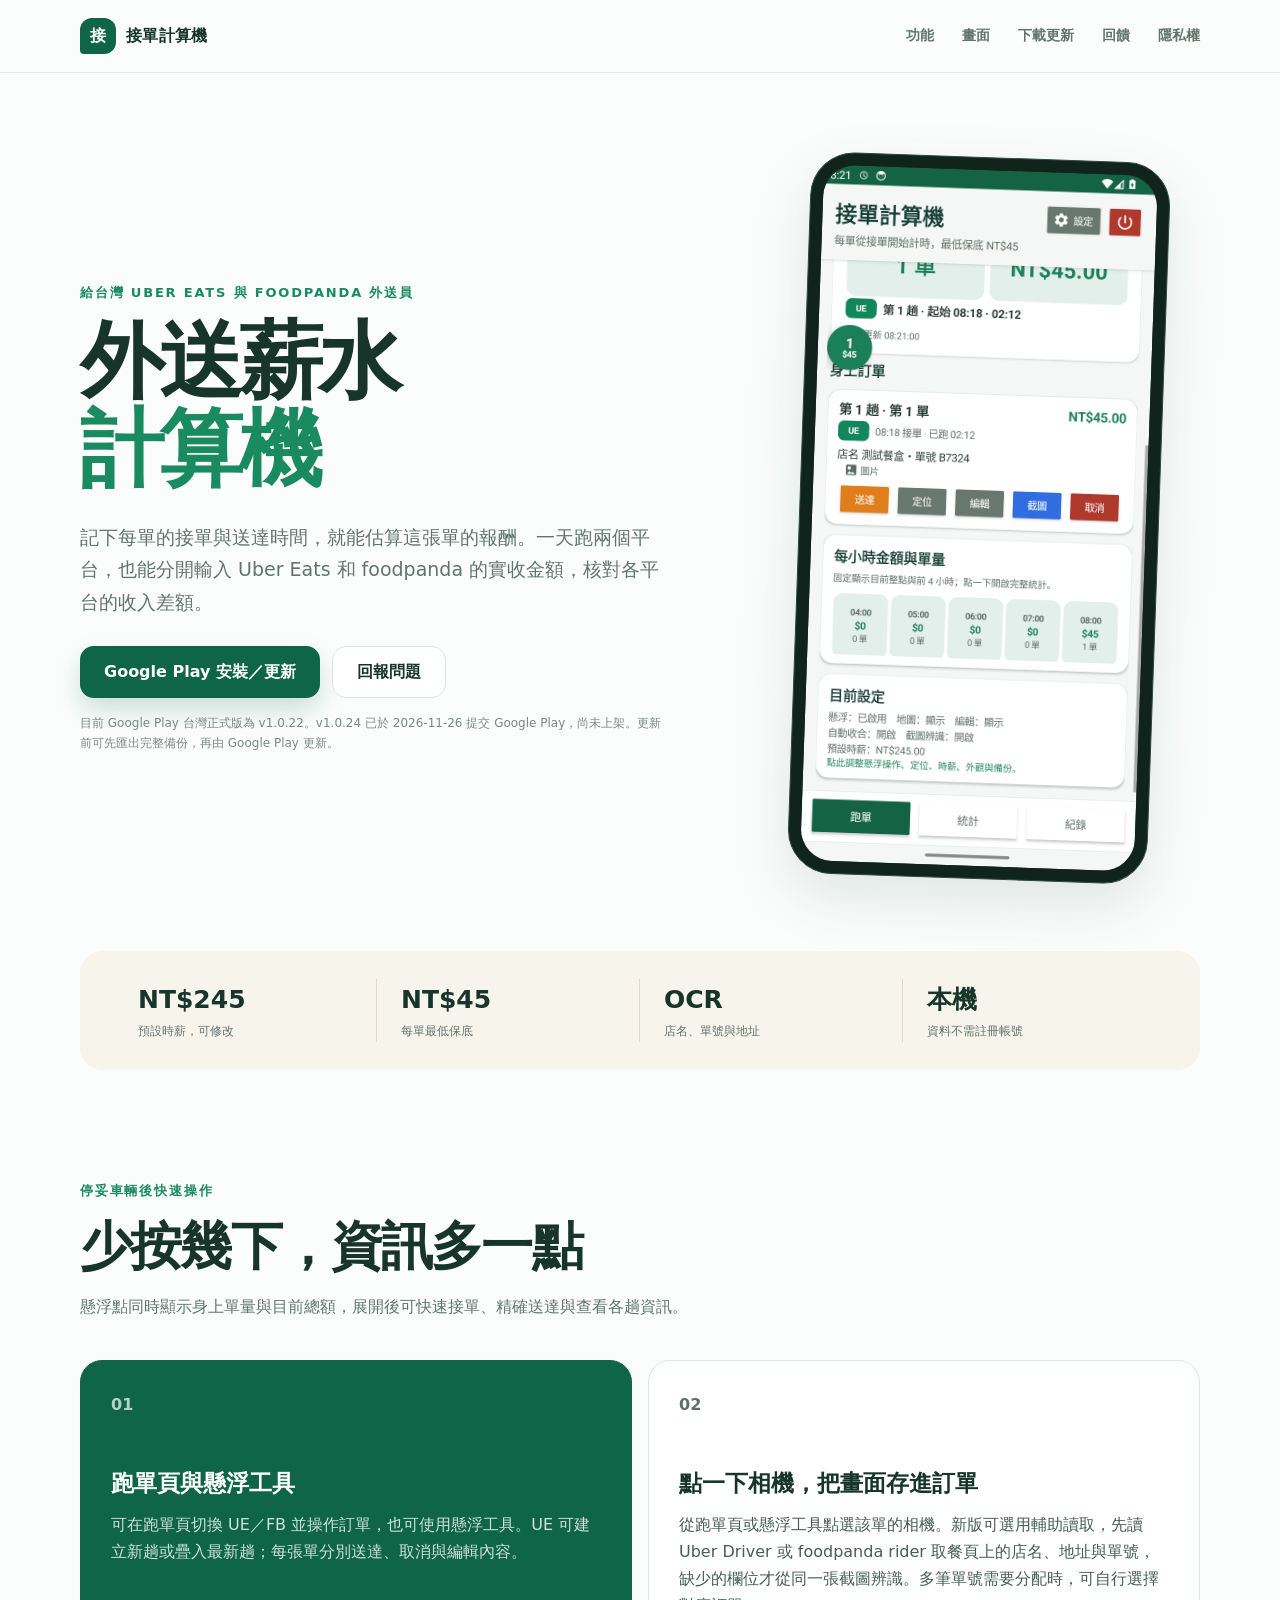
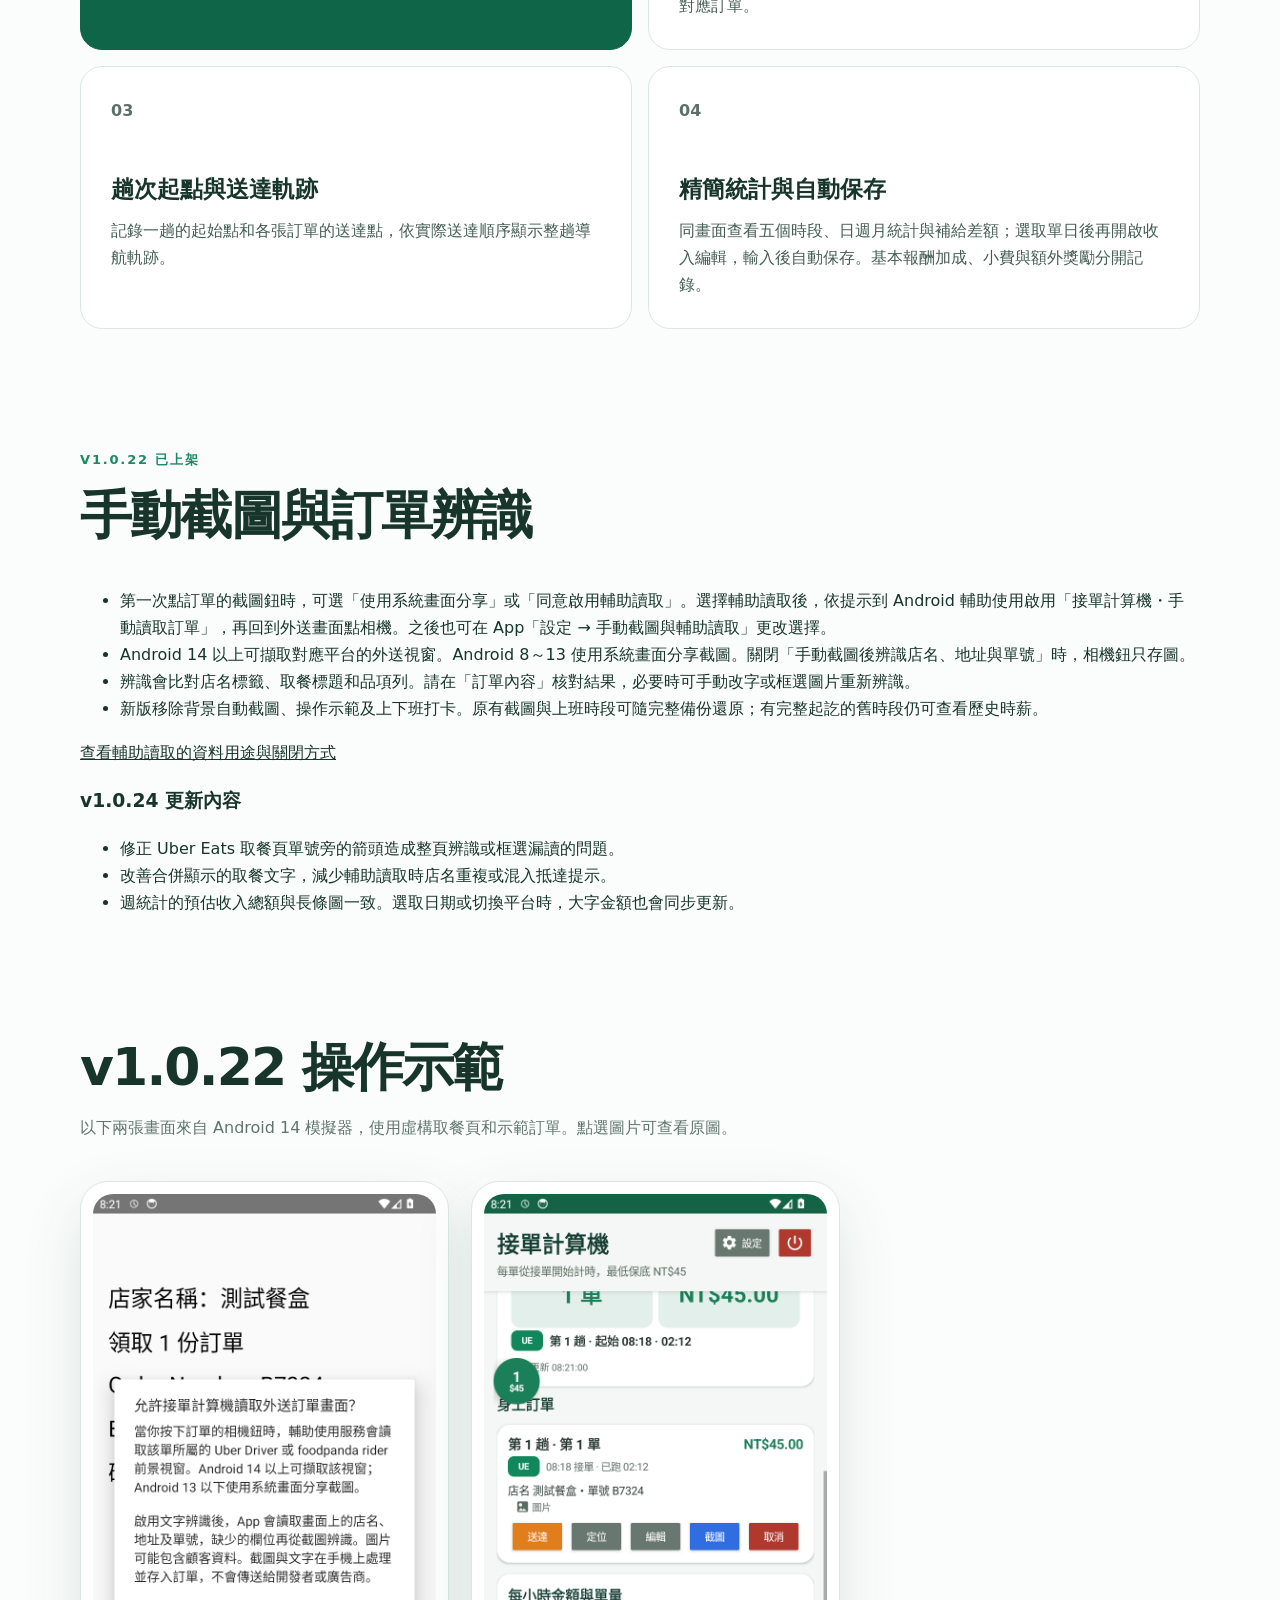
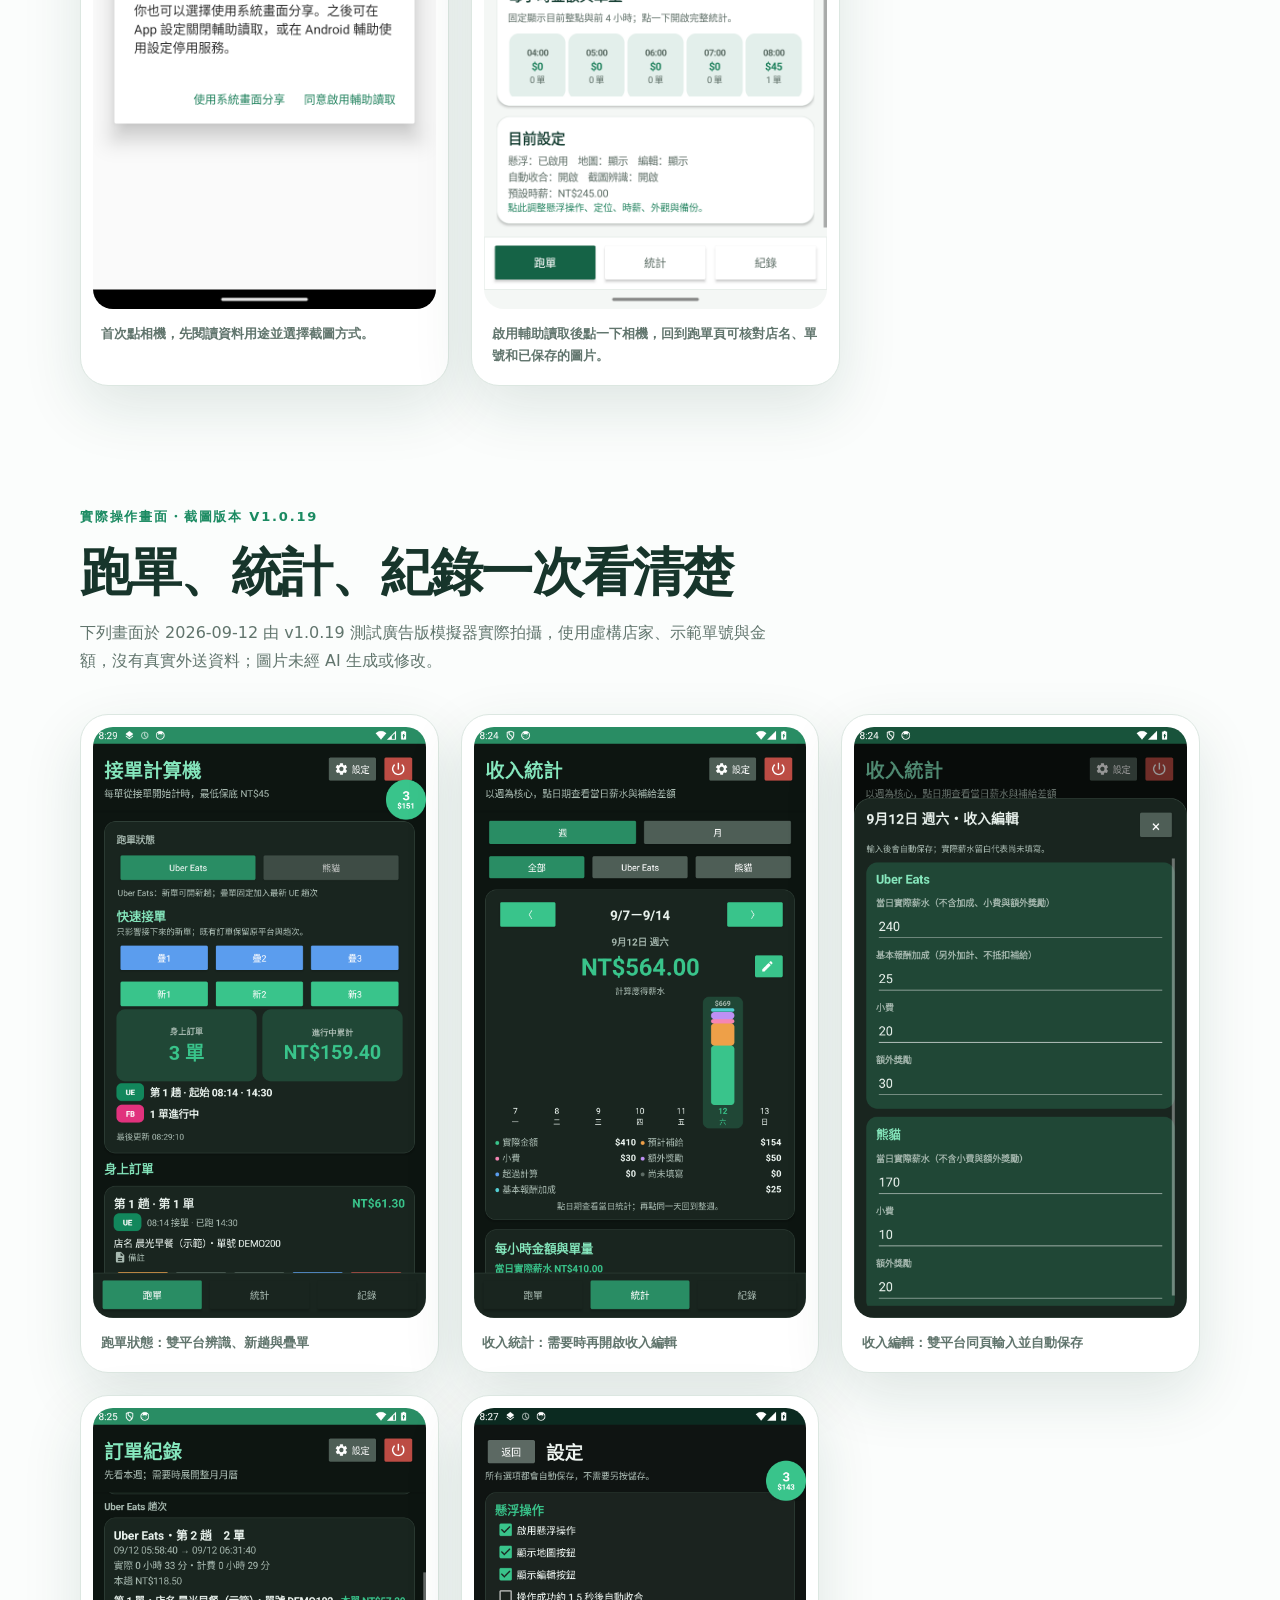
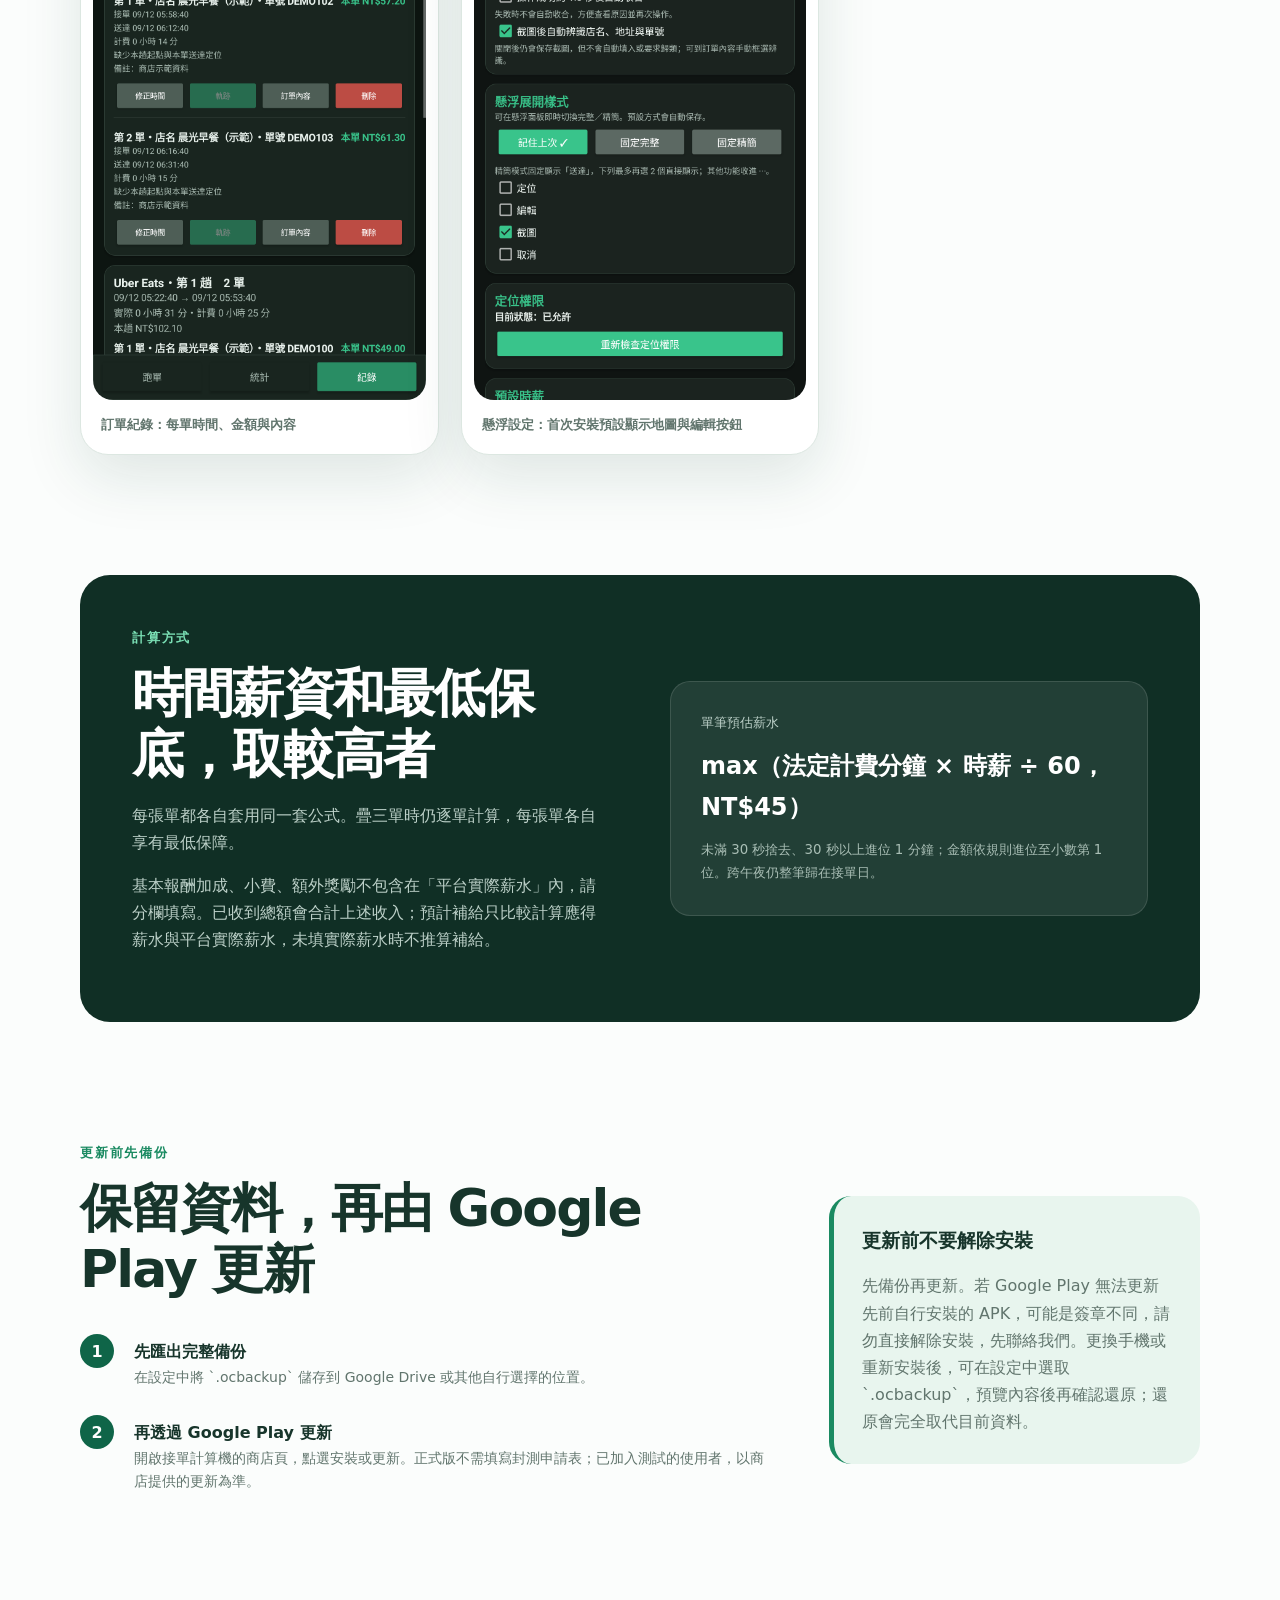
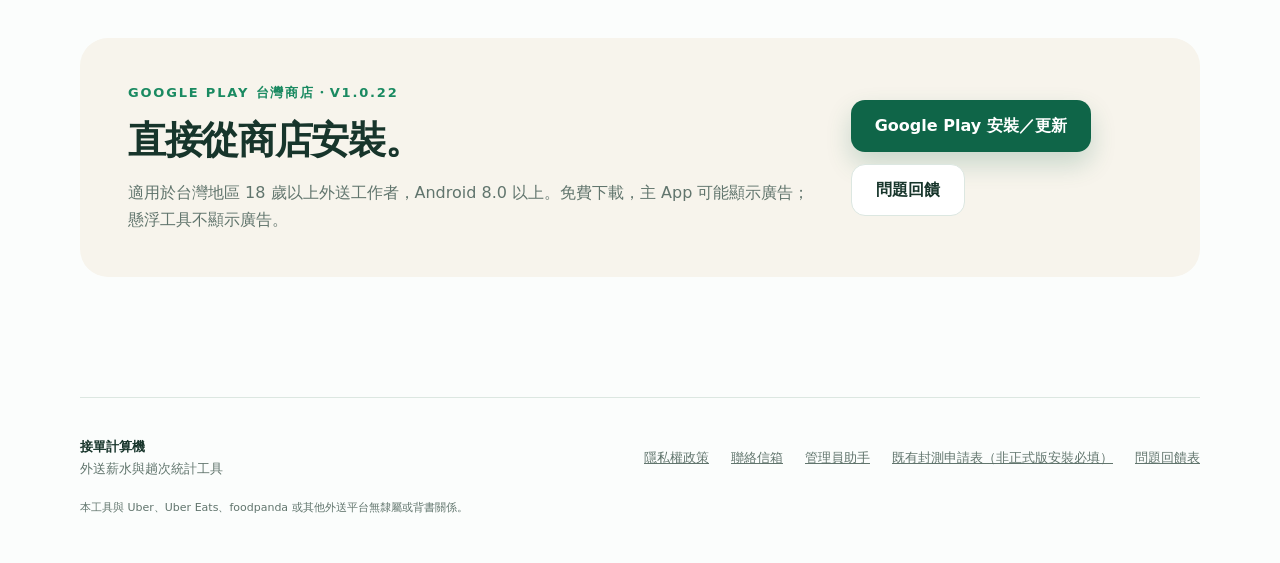
<file: index.html>
<!doctype html>
<html lang="zh-Hant-TW">
<head>
  <meta charset="utf-8">
  <meta name="viewport" content="width=device-width, initial-scale=1">
  <meta name="description" content="給台灣 Uber Eats 與 foodpanda 外送員的薪水計算機。記下接單與送達時間，估算每單報酬，再輸入平台實收金額，核對每天的收入差額。">
  <meta name="theme-color" content="#0f6548">
  <title>接單計算機｜Uber Eats 與 foodpanda 外送員薪水計算機</title>
  <link rel="icon" href="favicon.svg" type="image/svg+xml">
  <link rel="stylesheet" href="styles.css">
</head>
<body>
  <header class="nav-shell">
    <nav class="nav" aria-label="主要導覽">
      <a class="brand" href="#top" aria-label="回到首頁">
        <span class="brand-mark" aria-hidden="true">接</span>
        <span>接單計算機</span>
      </a>
      <div class="nav-links">
        <a href="#features">功能</a>
        <a href="#screenshots">畫面</a>
        <a href="#join">下載更新</a>
        <a href="https://docs.google.com/forms/d/e/1FAIpQLSfcZ2h7QMcfCdXkA_WD8o_FB3wdtGkZvESkRhy4cFeCzS8nsg/viewform">回饋</a>
        <a href="privacy.html">隱私權</a>
      </div>
    </nav>
  </header>

  <main id="top">
    <section class="hero">
      <div class="hero-copy">
        <p class="eyebrow">給台灣 Uber Eats 與 foodpanda 外送員</p>
        <h1>外送薪水<br><span>計算機</span></h1>
        <p class="hero-lead">記下每單的接單與送達時間，就能估算這張單的報酬。一天跑兩個平台，也能分開輸入 Uber Eats 和 foodpanda 的實收金額，核對各平台的收入差額。</p>
        <div class="hero-actions" id="join">
          <a class="button primary" href="https://play.google.com/store/apps/details?id=com.xiaoc.ordercalculator">Google Play 安裝／更新</a>
          <a class="button secondary" href="https://docs.google.com/forms/d/e/1FAIpQLSfcZ2h7QMcfCdXkA_WD8o_FB3wdtGkZvESkRhy4cFeCzS8nsg/viewform">回報問題</a>
        </div>
        <p class="release-note">目前 Google Play 台灣正式版為 v1.0.22。v1.0.24 已於 2026-11-26 提交 Google Play，尚未上架。更新前可先匯出完整備份，再由 Google Play 更新。</p>
      </div>
      <div class="phone-wrap" aria-label="接單計算機 v1.0.22 跑單頁辨識結果，虛構訂單">
        <div class="phone">
          <img src="assets/screenshots/order-result-v1.0.22.png" width="720" height="1500" alt="跑單頁顯示虛構店家「測試餐盒」、單號 B7324，以及已保存圖片的標記">
        </div>
      </div>
    </section>

    <section class="proof-strip" aria-label="產品重點">
      <div><strong>NT$245</strong><span>預設時薪，可修改</span></div>
      <div><strong>NT$45</strong><span>每單最低保底</span></div>
      <div><strong>OCR</strong><span>店名、單號與地址</span></div>
      <div><strong>本機</strong><span>資料不需註冊帳號</span></div>
    </section>

    <section class="section" id="features">
      <div class="section-heading">
        <p class="eyebrow">停妥車輛後快速操作</p>
        <h2>少按幾下，資訊多一點</h2>
          <p>懸浮點同時顯示身上單量與目前總額，展開後可快速接單、精確送達與查看各趟資訊。</p>
      </div>
      <div class="feature-grid">
        <article class="feature-card featured">
          <span class="feature-number">01</span>
          <h3>跑單頁與懸浮工具</h3>
          <p>可在跑單頁切換 UE／FB 並操作訂單，也可使用懸浮工具。UE 可建立新趟或疊入最新趟；每張單分別送達、取消與編輯內容。</p>
        </article>
        <article class="feature-card">
          <span class="feature-number">02</span>
          <h3>點一下相機，把畫面存進訂單</h3>
          <p>從跑單頁或懸浮工具點選該單的相機。新版可選用輔助讀取，先讀 Uber Driver 或 foodpanda rider 取餐頁上的店名、地址與單號，缺少的欄位才從同一張截圖辨識。多筆單號需要分配時，可自行選擇對應訂單。</p>
        </article>
        <article class="feature-card">
          <span class="feature-number">03</span>
          <h3>趟次起點與送達軌跡</h3>
          <p>記錄一趟的起始點和各張訂單的送達點，依實際送達順序顯示整趟導航軌跡。</p>
        </article>
        <article class="feature-card">
          <span class="feature-number">04</span>
          <h3>精簡統計與自動保存</h3>
          <p>同畫面查看五個時段、日週月統計與補給差額；選取單日後再開啟收入編輯，輸入後自動保存。基本報酬加成、小費與額外獎勵分開記錄。</p>
        </article>
      </div>
    </section>

    <section class="section" id="release-notes">
      <div class="section-heading">
        <p class="eyebrow">v1.0.22 已上架</p>
        <h2>手動截圖與訂單辨識</h2>
      </div>
      <ul>
        <li>第一次點訂單的截圖鈕時，可選「使用系統畫面分享」或「同意啟用輔助讀取」。選擇輔助讀取後，依提示到 Android 輔助使用啟用「接單計算機・手動讀取訂單」，再回到外送畫面點相機。之後也可在 App「設定 → 手動截圖與輔助讀取」更改選擇。</li>
        <li>Android 14 以上可擷取對應平台的外送視窗。Android 8～13 使用系統畫面分享截圖。關閉「手動截圖後辨識店名、地址與單號」時，相機鈕只存圖。</li>
        <li>辨識會比對店名標籤、取餐標題和品項列。請在「訂單內容」核對結果，必要時可手動改字或框選圖片重新辨識。</li>
        <li>新版移除背景自動截圖、操作示範及上下班打卡。原有截圖與上班時段可隨完整備份還原；有完整起訖的舊時段仍可查看歷史時薪。</li>
      </ul>
      <p><a href="privacy.html#delivery-read">查看輔助讀取的資料用途與關閉方式</a></p>
      <h3>v1.0.24 更新內容</h3>
      <ul>
        <li>修正 Uber Eats 取餐頁單號旁的箭頭造成整頁辨識或框選漏讀的問題。</li>
        <li>改善合併顯示的取餐文字，減少輔助讀取時店名重複或混入抵達提示。</li>
        <li>週統計的預估收入總額與長條圖一致。選取日期或切換平台時，大字金額也會同步更新。</li>
      </ul>
    </section>

    <section class="section" id="screenshots">
      <div class="section-heading">
        <h2>v1.0.22 操作示範</h2>
        <p>以下兩張畫面來自 Android 14 模擬器，使用虛構取餐頁和示範訂單。點選圖片可查看原圖。</p>
      </div>
      <div class="screenshot-grid capture-example">
        <figure><a href="assets/screenshots/first-tap-disclosure-v1.0.22.png"><img loading="lazy" src="assets/screenshots/first-tap-disclosure-v1.0.22.png" width="720" height="1500" alt="首次截圖說明，列出資料用途並提供系統畫面分享或輔助讀取兩種選擇"></a><figcaption>首次點相機，先閱讀資料用途並選擇截圖方式。</figcaption></figure>
        <figure><a href="assets/screenshots/order-result-v1.0.22.png"><img loading="lazy" src="assets/screenshots/order-result-v1.0.22.png" width="720" height="1500" alt="訂單上顯示測試餐盒與 B7324，店名下方有圖片標記"></a><figcaption>啟用輔助讀取後點一下相機，回到跑單頁可核對店名、單號和已保存的圖片。</figcaption></figure>
      </div>
    </section>
    <section class="section">
      <div class="section-heading">
        <p class="eyebrow">實際操作畫面・截圖版本 v1.0.19</p>
        <h2>跑單、統計、紀錄一次看清楚</h2>
        <p>下列畫面於 2026-09-12 由 v1.0.19 測試廣告版模擬器實際拍攝，使用虛構店家、示範單號與金額，沒有真實外送資料；圖片未經 AI 生成或修改。</p>
      </div>
      <div class="screenshot-grid">
        <figure><img src="assets/screenshots/running-orders.png" alt="跑單頁與懸浮圓點"><figcaption>跑單狀態：雙平台辨識、新趟與疊單</figcaption></figure>
        <figure><img src="assets/screenshots/income-stats.png" alt="單日收入統計與編輯入口"><figcaption>收入統計：需要時再開啟收入編輯</figcaption></figure>
        <figure><img src="assets/screenshots/income-editor.png" alt="Uber Eats 與熊貓收入編輯畫面"><figcaption>收入編輯：雙平台同頁輸入並自動保存</figcaption></figure>
        <figure><img src="assets/screenshots/order-history.png" alt="訂單紀錄畫面"><figcaption>訂單紀錄：每單時間、金額與內容</figcaption></figure>
        <figure><img src="assets/screenshots/settings.png" alt="懸浮操作設定畫面"><figcaption>懸浮設定：首次安裝預設顯示地圖與編輯按鈕</figcaption></figure>
      </div>
    </section>

    <section class="section calculation" id="how-it-works">
      <div>
        <p class="eyebrow light">計算方式</p>
        <h2>時間薪資和最低保底，取較高者</h2>
        <p>每張單都各自套用同一套公式。疊三單時仍逐單計算，每張單各自享有最低保障。</p>
        <p>基本報酬加成、小費、額外獎勵不包含在「平台實際薪水」內，請分欄填寫。已收到總額會合計上述收入；預計補給只比較計算應得薪水與平台實際薪水，未填實際薪水時不推算補給。</p>
      </div>
      <div class="formula">
        <span>單筆預估薪水</span>
        <strong>max（法定計費分鐘 × 時薪 ÷ 60，NT$45）</strong>
        <small>未滿 30 秒捨去、30 秒以上進位 1 分鐘；金額依規則進位至小數第 1 位。跨午夜仍整筆歸在接單日。</small>
      </div>
    </section>

    <section class="section backup-section">
      <div class="backup-copy">
        <p class="eyebrow">更新前先備份</p>
        <h2>保留資料，再由 Google Play 更新</h2>
        <ol>
          <li><b>先匯出完整備份</b><span>在設定中將 `.ocbackup` 儲存到 Google Drive 或其他自行選擇的位置。</span></li>
          <li><b>再透過 Google Play 更新</b><span>開啟接單計算機的商店頁，點選安裝或更新。正式版不需填寫封測申請表；已加入測試的使用者，以商店提供的更新為準。</span></li>
        </ol>
      </div>
      <aside class="notice">
        <b>更新前不要解除安裝</b>
        <p>先備份再更新。若 Google Play 無法更新先前自行安裝的 APK，可能是簽章不同，請勿直接解除安裝，先聯絡我們。更換手機或重新安裝後，可在設定中選取 `.ocbackup`，預覽內容後再確認還原；還原會完全取代目前資料。</p>
      </aside>
    </section>

    <section class="section final-cta">
      <div>
        <p class="eyebrow">Google Play 台灣商店・v1.0.22</p>
        <h2>直接從商店安裝。</h2>
        <p>適用於台灣地區 18 歲以上外送工作者，Android 8.0 以上。免費下載，主 App 可能顯示廣告；懸浮工具不顯示廣告。</p>
      </div>
      <div class="hero-actions">
        <a class="button primary" href="https://play.google.com/store/apps/details?id=com.xiaoc.ordercalculator">Google Play 安裝／更新</a>
        <a class="button secondary" href="https://docs.google.com/forms/d/e/1FAIpQLSfcZ2h7QMcfCdXkA_WD8o_FB3wdtGkZvESkRhy4cFeCzS8nsg/viewform">問題回饋</a>
      </div>
    </section>
  </main>

  <footer>
    <div><b>接單計算機</b><span>外送薪水與趟次統計工具</span></div>
    <div class="footer-links">
      <a href="privacy.html">隱私權政策</a>
      <a href="mailto:ridercalc@gmail.com">聯絡信箱</a>
      <a href="manager-assistant/">管理員助手</a>
      <a href="https://forms.gle/NsTCHgXNMiJJhn2u9">既有封測申請表（非正式版安裝必填）</a>
      <a href="https://docs.google.com/forms/d/e/1FAIpQLSfcZ2h7QMcfCdXkA_WD8o_FB3wdtGkZvESkRhy4cFeCzS8nsg/viewform">問題回饋表</a>
    </div>
    <p>本工具與 Uber、Uber Eats、foodpanda 或其他外送平台無隸屬或背書關係。</p>
  </footer>
</body>
</html>
</file>
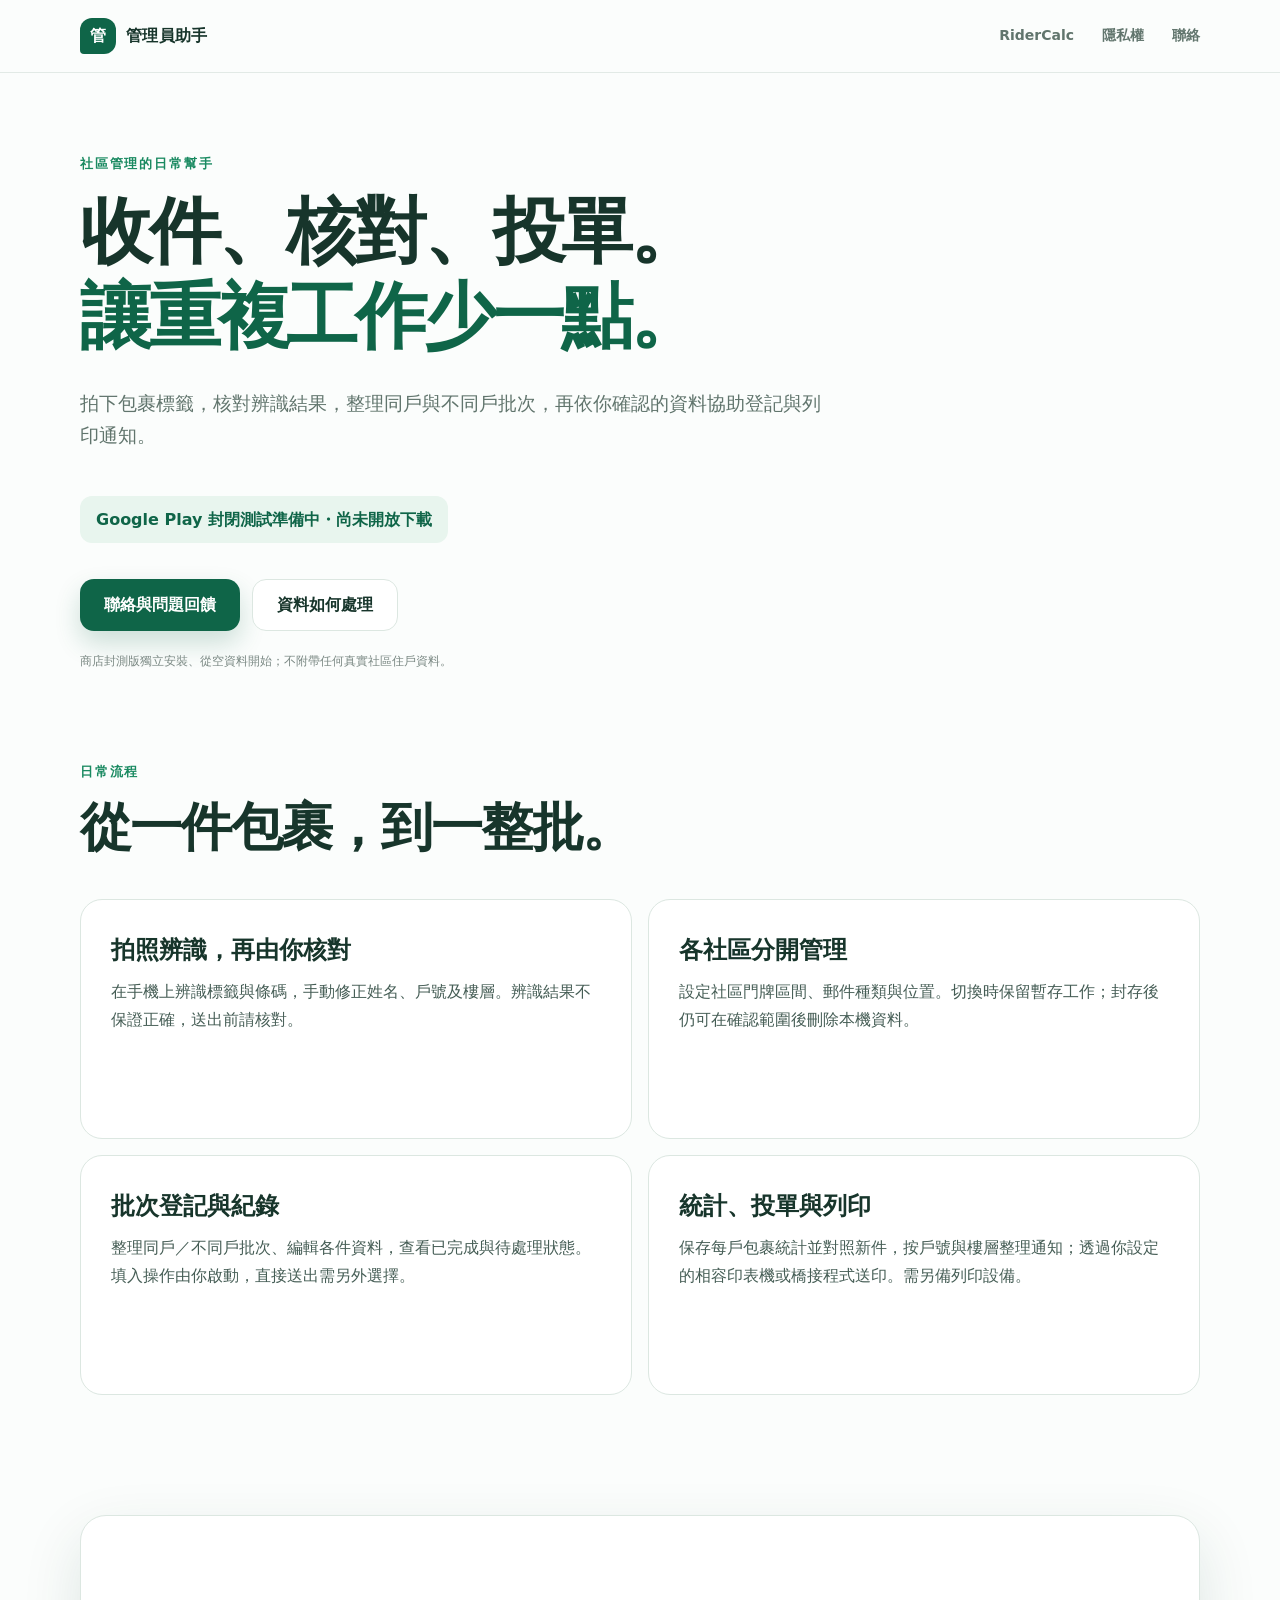
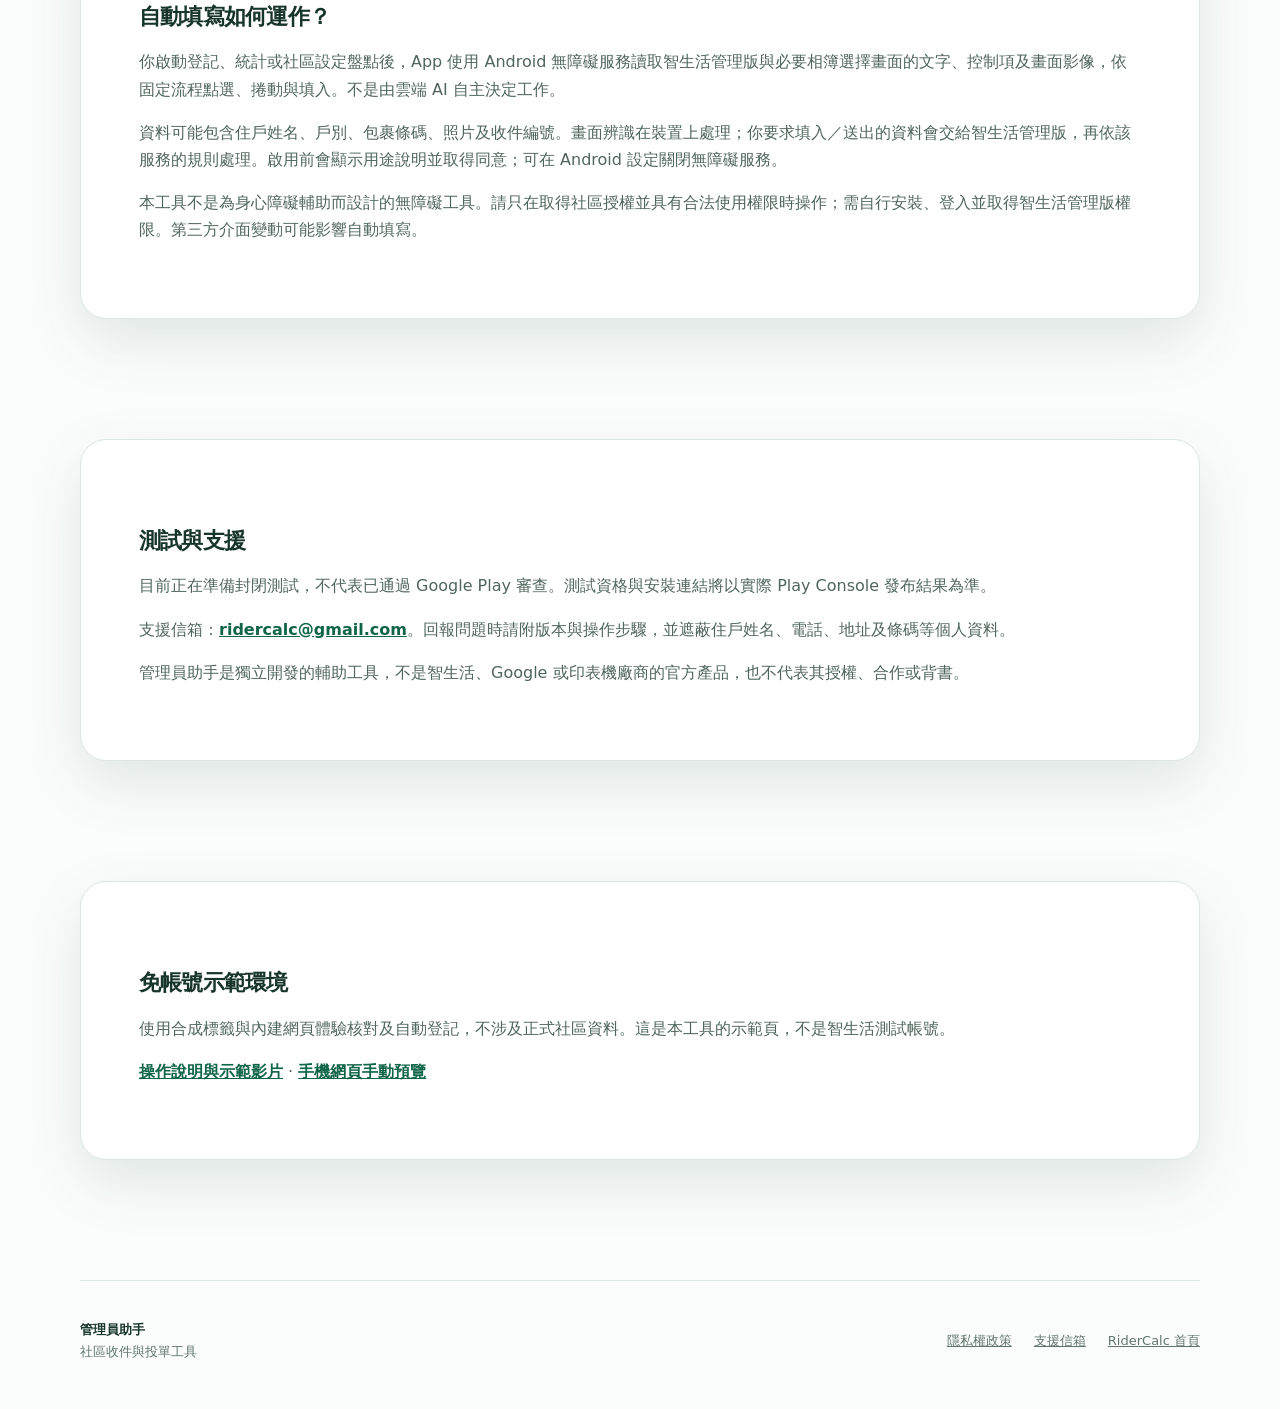
<file: manager-assistant/index.html>
<!doctype html>
<html lang="zh-Hant">
<head><meta charset="utf-8"><meta name="viewport" content="width=device-width,initial-scale=1"><title>管理員助手｜社區收件與投單工具</title><meta name="description" content="管理員助手協助社區管理員拍照辨識包裹、核對戶別、批次登記與列印領取通知。封閉測試準備中。"><link rel="stylesheet" href="../styles.css"><link rel="stylesheet" href="manager.css"><link rel="canonical" href="https://ridercalc.github.io/manager-assistant/"></head>
<body>
<header class="nav-shell"><nav class="nav" aria-label="主要導覽"><a class="brand" href="./"><span class="brand-mark" aria-hidden="true">管</span>管理員助手</a><div class="nav-links"><a href="../">RiderCalc</a><a href="privacy.html">隱私權</a><a href="mailto:ridercalc@gmail.com">聯絡</a></div></nav></header>
<main>
<section class="manager-hero"><p class="eyebrow">社區管理的日常幫手</p><h1>收件、核對、投單。<br><span>讓重複工作少一點。</span></h1><p class="hero-lead">拍下包裹標籤，核對辨識結果，整理同戶與不同戶批次，再依你確認的資料協助登記與列印通知。</p><p class="status" role="status">Google Play 封閉測試準備中・尚未開放下載</p><div class="hero-actions"><a class="button primary" href="mailto:ridercalc@gmail.com?subject=管理員助手問題回饋">聯絡與問題回饋</a><a class="button secondary" href="privacy.html">資料如何處理</a></div><p class="release-note">商店封測版獨立安裝、從空資料開始；不附帶任何真實社區住戶資料。</p></section>
<section class="section" aria-labelledby="features"><div class="section-heading"><p class="eyebrow">日常流程</p><h2 id="features">從一件包裹，到一整批。</h2></div><div class="feature-grid">
<article class="feature-card"><h3>拍照辨識，再由你核對</h3><p>在手機上辨識標籤與條碼，手動修正姓名、戶號及樓層。辨識結果不保證正確，送出前請核對。</p></article>
<article class="feature-card"><h3>各社區分開管理</h3><p>設定社區門牌區間、郵件種類與位置。切換時保留暫存工作；封存後仍可在確認範圍後刪除本機資料。</p></article>
<article class="feature-card"><h3>批次登記與紀錄</h3><p>整理同戶／不同戶批次、編輯各件資料，查看已完成與待處理狀態。填入操作由你啟動，直接送出需另外選擇。</p></article>
<article class="feature-card"><h3>統計、投單與列印</h3><p>保存每戶包裹統計並對照新件，按戶號與樓層整理通知；透過你設定的相容印表機或橋接程式送印。需另備列印設備。</p></article>
</div></section>
<section class="section"><div class="policy-card"><h2>自動填寫如何運作？</h2><p>你啟動登記、統計或社區設定盤點後，App 使用 Android 無障礙服務讀取智生活管理版與必要相簿選擇畫面的文字、控制項及畫面影像，依固定流程點選、捲動與填入。不是由雲端 AI 自主決定工作。</p><p>資料可能包含住戶姓名、戶別、包裹條碼、照片及收件編號。畫面辨識在裝置上處理；你要求填入／送出的資料會交給智生活管理版，再依該服務的規則處理。啟用前會顯示用途說明並取得同意；可在 Android 設定關閉無障礙服務。</p><p>本工具不是為身心障礙輔助而設計的無障礙工具。請只在取得社區授權並具有合法使用權限時操作；需自行安裝、登入並取得智生活管理版權限。第三方介面變動可能影響自動填寫。</p></div></section>
<section class="section"><div class="policy-card"><h2>測試與支援</h2><p>目前正在準備封閉測試，不代表已通過 Google Play 審查。測試資格與安裝連結將以實際 Play Console 發布結果為準。</p><p>支援信箱：<a href="mailto:ridercalc@gmail.com">ridercalc@gmail.com</a>。回報問題時請附版本與操作步驟，並遮蔽住戶姓名、電話、地址及條碼等個人資料。</p><p>管理員助手是獨立開發的輔助工具，不是智生活、Google 或印表機廠商的官方產品，也不代表其授權、合作或背書。</p></div></section>
<section class="section"><div class="policy-card"><h2>免帳號示範環境</h2><p>使用合成標籤與內建網頁體驗核對及自動登記，不涉及正式社區資料。這是本工具的示範頁，不是智生活測試帳號。</p><p><a href="review.html">操作說明與示範影片</a> · <a href="demo.html">手機網頁手動預覽</a></p></div></section>
</main><footer><div><b>管理員助手</b><span>社區收件與投單工具</span></div><div class="footer-links"><a href="privacy.html">隱私權政策</a><a href="mailto:ridercalc@gmail.com">支援信箱</a><a href="../">RiderCalc 首頁</a></div></footer>
</body></html>
</file>
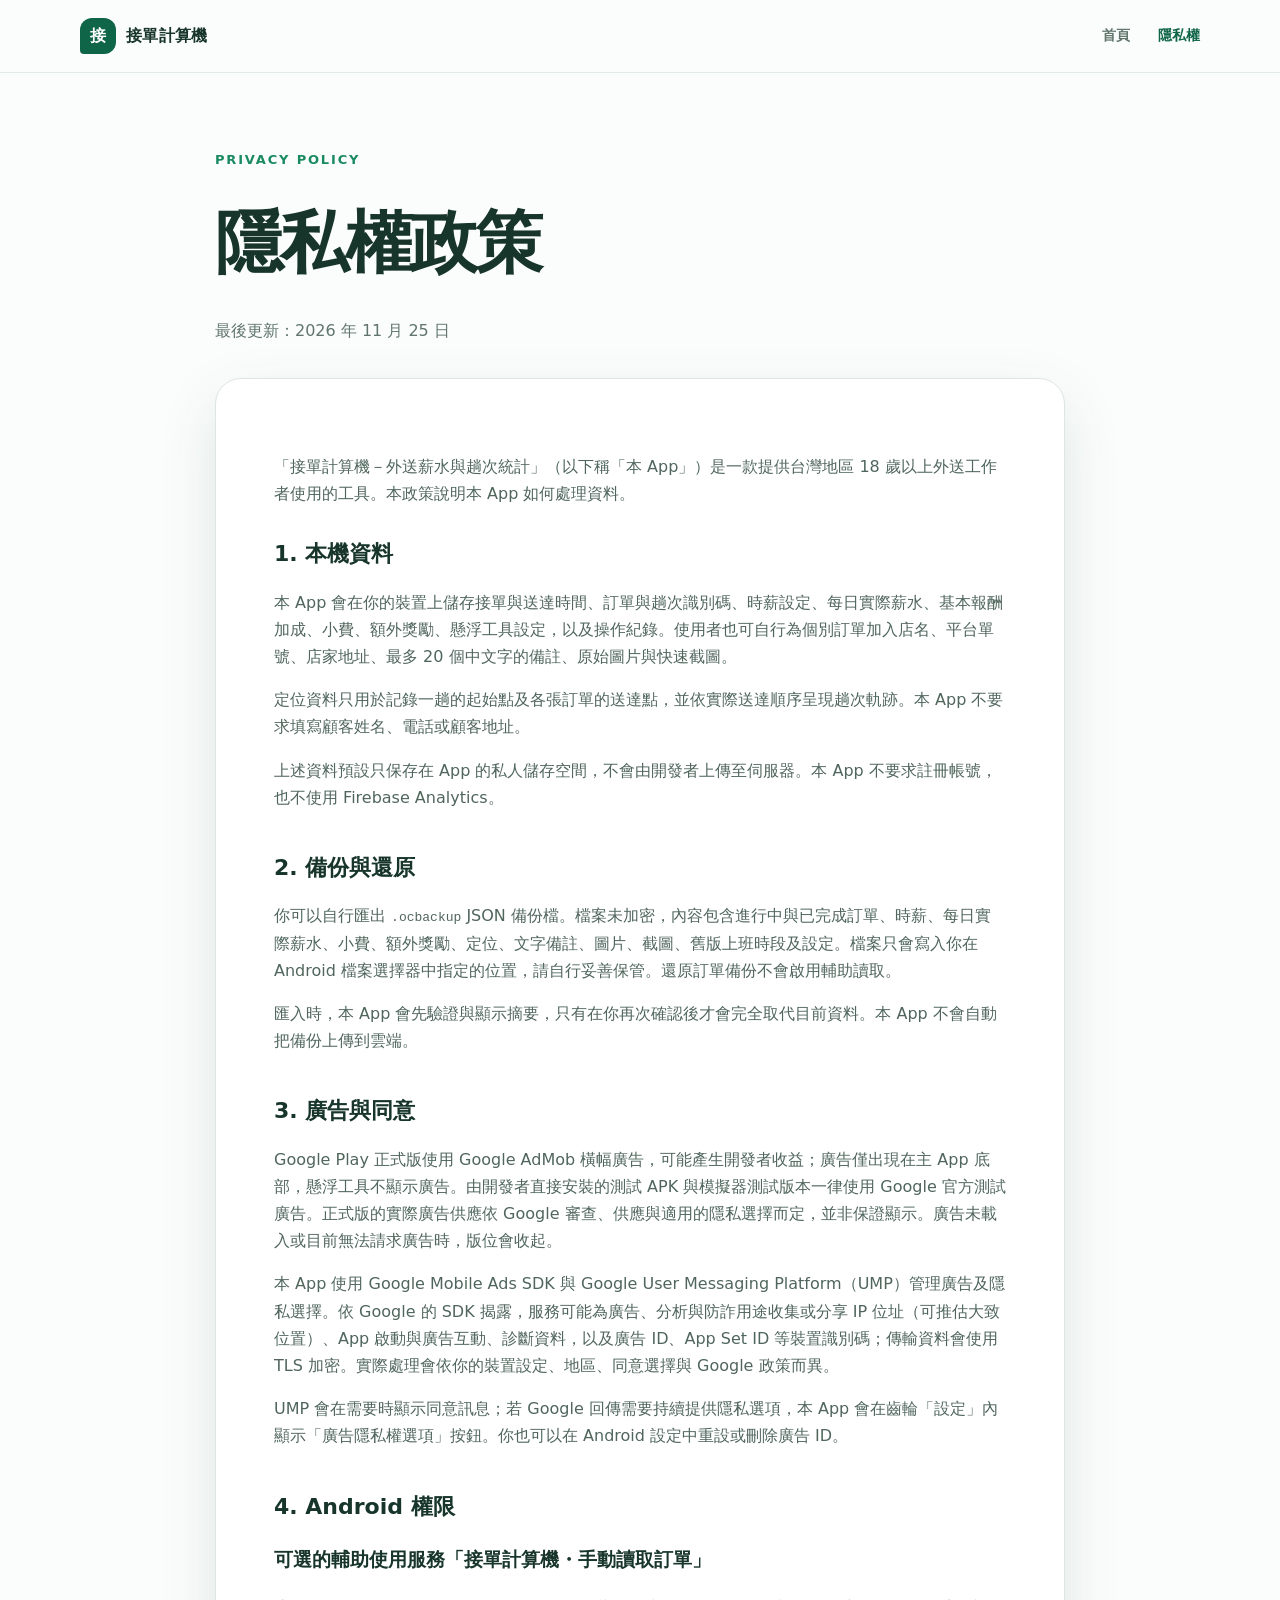
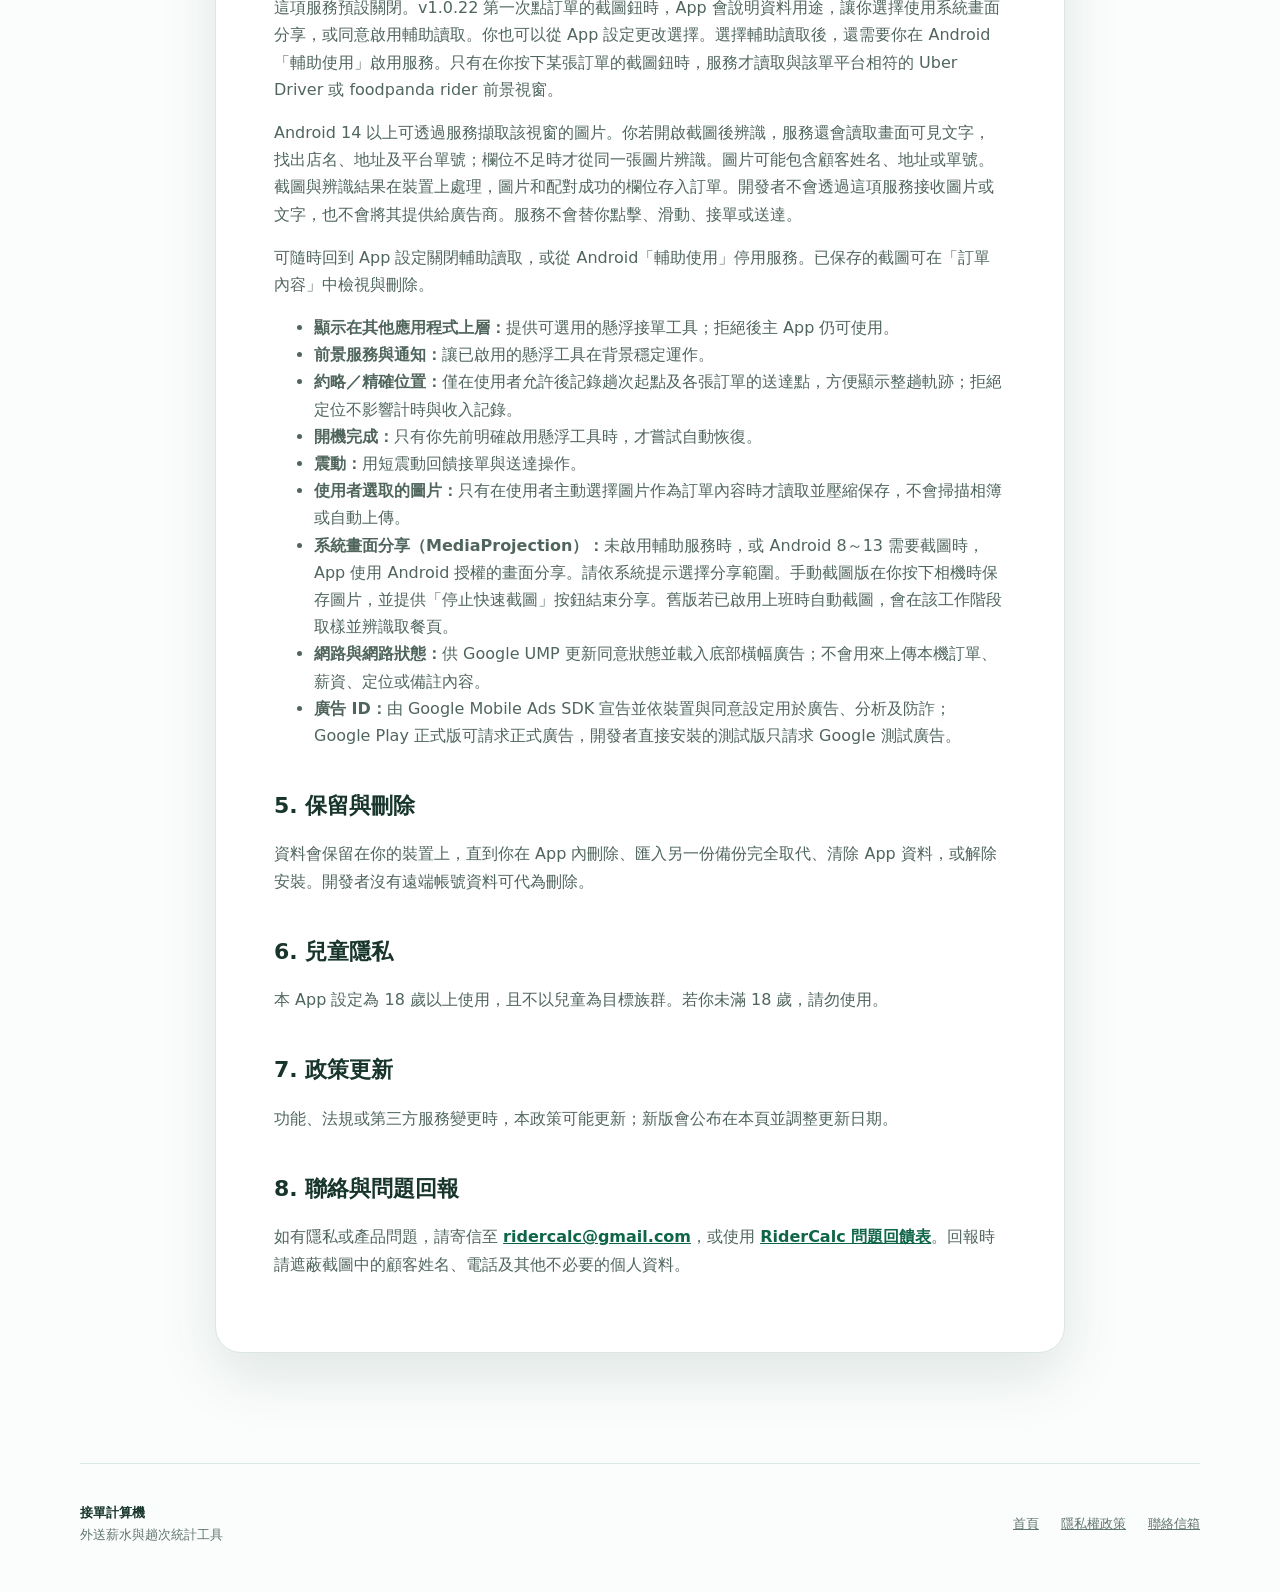
<file: privacy.html>
<!doctype html>
<html lang="zh-Hant-TW">
<head>
  <meta charset="utf-8">
  <meta name="viewport" content="width=device-width, initial-scale=1">
  <meta name="theme-color" content="#0f6548">
  <title>隱私權政策｜接單計算機</title>
  <link rel="icon" href="favicon.svg" type="image/svg+xml">
  <link rel="stylesheet" href="styles.css">
</head>
<body>
  <header class="nav-shell">
    <nav class="nav" aria-label="主要導覽">
      <a class="brand" href="index.html"><span class="brand-mark" aria-hidden="true">接</span><span>接單計算機</span></a>
      <div class="nav-links"><a href="index.html">首頁</a><a href="privacy.html" aria-current="page">隱私權</a></div>
    </nav>
  </header>
  <main class="policy-page">
    <header class="policy-title">
      <p class="eyebrow">Privacy Policy</p>
      <h1>隱私權政策</h1>
      <p>最後更新：2026 年 11 月 25 日</p>
    </header>
    <article class="policy-card">
      <p>「接單計算機－外送薪水與趟次統計」（以下稱「本 App」）是一款提供台灣地區 18 歲以上外送工作者使用的工具。本政策說明本 App 如何處理資料。</p>

      <h2>1. 本機資料</h2>
      <p>本 App 會在你的裝置上儲存接單與送達時間、訂單與趟次識別碼、時薪設定、每日實際薪水、基本報酬加成、小費、額外獎勵、懸浮工具設定，以及操作紀錄。使用者也可自行為個別訂單加入店名、平台單號、店家地址、最多 20 個中文字的備註、原始圖片與快速截圖。</p>
      <p>定位資料只用於記錄一趟的起始點及各張訂單的送達點，並依實際送達順序呈現趟次軌跡。本 App 不要求填寫顧客姓名、電話或顧客地址。</p>
      <p>上述資料預設只保存在 App 的私人儲存空間，不會由開發者上傳至伺服器。本 App 不要求註冊帳號，也不使用 Firebase Analytics。</p>

      <h2>2. 備份與還原</h2>
      <p>你可以自行匯出 <code>.ocbackup</code> JSON 備份檔。檔案未加密，內容包含進行中與已完成訂單、時薪、每日實際薪水、小費、額外獎勵、定位、文字備註、圖片、截圖、舊版上班時段及設定。檔案只會寫入你在 Android 檔案選擇器中指定的位置，請自行妥善保管。還原訂單備份不會啟用輔助讀取。</p>
      <p>匯入時，本 App 會先驗證與顯示摘要，只有在你再次確認後才會完全取代目前資料。本 App 不會自動把備份上傳到雲端。</p>

      <h2>3. 廣告與同意</h2>
      <p>Google Play 正式版使用 Google AdMob 橫幅廣告，可能產生開發者收益；廣告僅出現在主 App 底部，懸浮工具不顯示廣告。由開發者直接安裝的測試 APK 與模擬器測試版本一律使用 Google 官方測試廣告。正式版的實際廣告供應依 Google 審查、供應與適用的隱私選擇而定，並非保證顯示。廣告未載入或目前無法請求廣告時，版位會收起。</p>
      <p>本 App 使用 Google Mobile Ads SDK 與 Google User Messaging Platform（UMP）管理廣告及隱私選擇。依 Google 的 SDK 揭露，服務可能為廣告、分析與防詐用途收集或分享 IP 位址（可推估大致位置）、App 啟動與廣告互動、診斷資料，以及廣告 ID、App Set ID 等裝置識別碼；傳輸資料會使用 TLS 加密。實際處理會依你的裝置設定、地區、同意選擇與 Google 政策而異。</p>
      <p>UMP 會在需要時顯示同意訊息；若 Google 回傳需要持續提供隱私選項，本 App 會在齒輪「設定」內顯示「廣告隱私權選項」按鈕。你也可以在 Android 設定中重設或刪除廣告 ID。</p>

      <h2>4. Android 權限</h2>
      <h3 id="delivery-read">可選的輔助使用服務「接單計算機・手動讀取訂單」</h3>
      <p>這項服務預設關閉。v1.0.22 第一次點訂單的截圖鈕時，App 會說明資料用途，讓你選擇使用系統畫面分享，或同意啟用輔助讀取。你也可以從 App 設定更改選擇。選擇輔助讀取後，還需要你在 Android「輔助使用」啟用服務。只有在你按下某張訂單的截圖鈕時，服務才讀取與該單平台相符的 Uber Driver 或 foodpanda rider 前景視窗。</p>
      <p>Android 14 以上可透過服務擷取該視窗的圖片。你若開啟截圖後辨識，服務還會讀取畫面可見文字，找出店名、地址及平台單號；欄位不足時才從同一張圖片辨識。圖片可能包含顧客姓名、地址或單號。截圖與辨識結果在裝置上處理，圖片和配對成功的欄位存入訂單。開發者不會透過這項服務接收圖片或文字，也不會將其提供給廣告商。服務不會替你點擊、滑動、接單或送達。</p>
      <p>可隨時回到 App 設定關閉輔助讀取，或從 Android「輔助使用」停用服務。已保存的截圖可在「訂單內容」中檢視與刪除。</p>
      <ul>
        <li><b>顯示在其他應用程式上層：</b>提供可選用的懸浮接單工具；拒絕後主 App 仍可使用。</li>
        <li><b>前景服務與通知：</b>讓已啟用的懸浮工具在背景穩定運作。</li>
        <li><b>約略／精確位置：</b>僅在使用者允許後記錄趟次起點及各張訂單的送達點，方便顯示整趟軌跡；拒絕定位不影響計時與收入記錄。</li>
        <li><b>開機完成：</b>只有你先前明確啟用懸浮工具時，才嘗試自動恢復。</li>
        <li><b>震動：</b>用短震動回饋接單與送達操作。</li>
        <li><b>使用者選取的圖片：</b>只有在使用者主動選擇圖片作為訂單內容時才讀取並壓縮保存，不會掃描相簿或自動上傳。</li>
        <li><b>系統畫面分享（MediaProjection）：</b>未啟用輔助服務時，或 Android 8～13 需要截圖時，App 使用 Android 授權的畫面分享。請依系統提示選擇分享範圍。手動截圖版在你按下相機時保存圖片，並提供「停止快速截圖」按鈕結束分享。舊版若已啟用上班時自動截圖，會在該工作階段取樣並辨識取餐頁。</li>
        <li><b>網路與網路狀態：</b>供 Google UMP 更新同意狀態並載入底部橫幅廣告；不會用來上傳本機訂單、薪資、定位或備註內容。</li>
        <li><b>廣告 ID：</b>由 Google Mobile Ads SDK 宣告並依裝置與同意設定用於廣告、分析及防詐；Google Play 正式版可請求正式廣告，開發者直接安裝的測試版只請求 Google 測試廣告。</li>
      </ul>

      <h2>5. 保留與刪除</h2>
      <p>資料會保留在你的裝置上，直到你在 App 內刪除、匯入另一份備份完全取代、清除 App 資料，或解除安裝。開發者沒有遠端帳號資料可代為刪除。</p>

      <h2>6. 兒童隱私</h2>
      <p>本 App 設定為 18 歲以上使用，且不以兒童為目標族群。若你未滿 18 歲，請勿使用。</p>

      <h2>7. 政策更新</h2>
      <p>功能、法規或第三方服務變更時，本政策可能更新；新版會公布在本頁並調整更新日期。</p>

      <h2>8. 聯絡與問題回報</h2>
      <p>如有隱私或產品問題，請寄信至 <a href="mailto:ridercalc@gmail.com">ridercalc@gmail.com</a>，或使用 <a href="https://docs.google.com/forms/d/e/1FAIpQLSfcZ2h7QMcfCdXkA_WD8o_FB3wdtGkZvESkRhy4cFeCzS8nsg/viewform">RiderCalc 問題回饋表</a>。回報時請遮蔽截圖中的顧客姓名、電話及其他不必要的個人資料。</p>
    </article>
  </main>
  <footer><div><b>接單計算機</b><span>外送薪水與趟次統計工具</span></div><div class="footer-links"><a href="index.html">首頁</a><a href="privacy.html">隱私權政策</a><a href="mailto:ridercalc@gmail.com">聯絡信箱</a></div></footer>
</body>
</html>
</file>
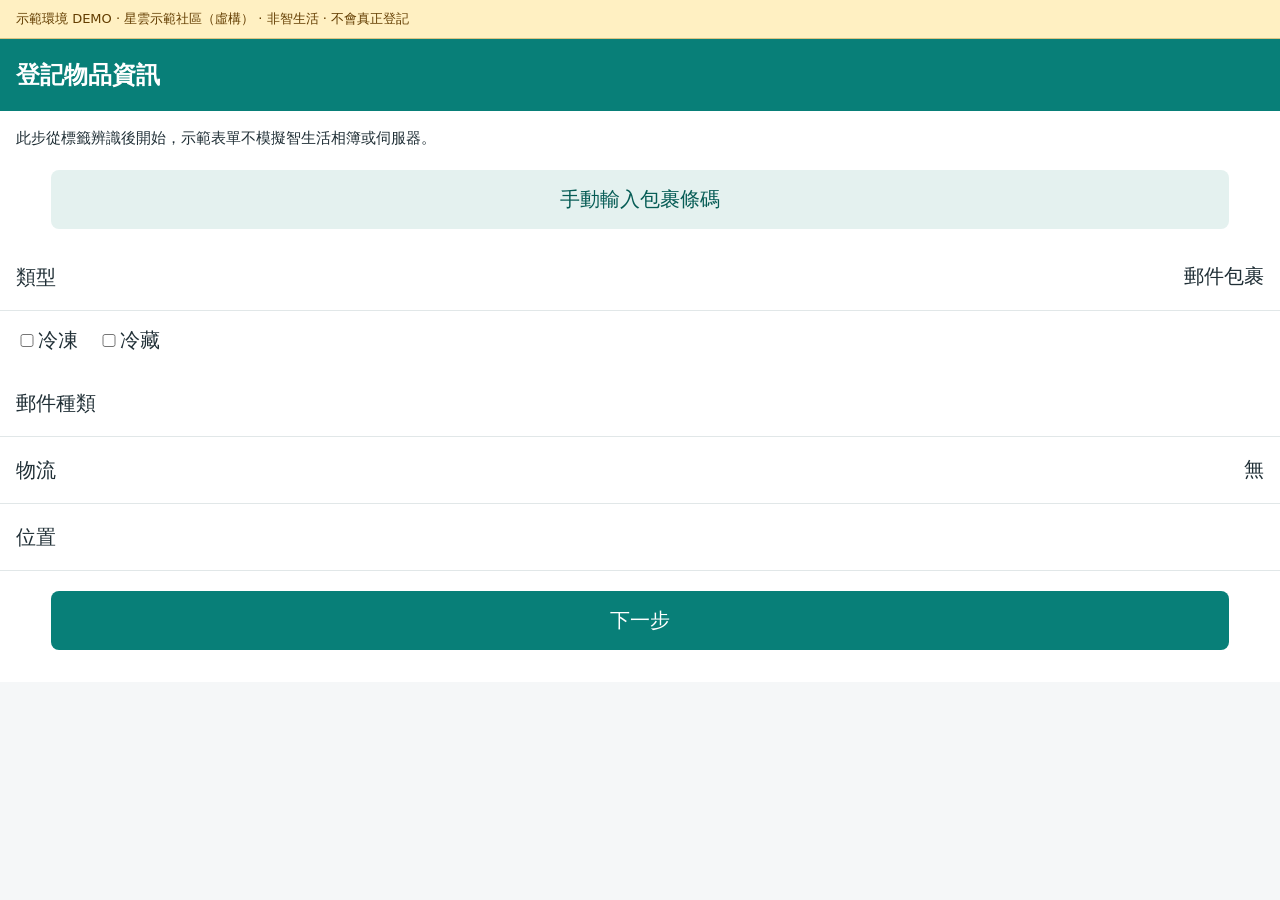
<file: manager-assistant/demo.html>
<!doctype html>
<html lang="zh-Hant"><head><meta charset="utf-8"><meta name="viewport" content="width=device-width, initial-scale=1">
<meta http-equiv="Content-Security-Policy" content="default-src 'none'; script-src 'unsafe-inline'; style-src 'unsafe-inline'; img-src data:; connect-src 'none'; form-action 'none'; base-uri 'none'">
<title>管理員助手｜合成資料示範</title>
<style>
*{box-sizing:border-box}body{margin:0;color:#202f36;background:#f5f7f8;font:20px system-ui,sans-serif}
.notice{padding:10px 16px;background:#fff0c2;color:#633d00;font-size:13px;border-bottom:1px solid #dbc482}
header{background:#087f78;color:white;padding:20px 16px;font-size:24px;font-weight:700}
main{background:white;padding-bottom:24px;min-height:70vh}
.row{width:100%;display:flex;align-items:center;justify-content:space-between;border:0;border-bottom:1px solid #e1e7e8;background:white;padding:19px 16px;min-height:64px;text-align:left;font:inherit;color:inherit}
.field-label{flex:0 0 36%;border:0;background:transparent;text-align:left;font:inherit;color:inherit;padding:0}.value{flex:1;max-width:60%;min-height:28px;text-align:right}
button{cursor:pointer}.primary{display:block;width:92%;margin:20px auto 8px;padding:16px;border:0;border-radius:8px;background:#087f78;color:white;font:inherit}
.secondary{background:#e4f1ef;color:#065c55}
input{font:inherit;border:1px solid #9ab8b4;border-radius:6px;padding:14px;width:92%;margin:12px 4%}
.option{display:block;width:100%;padding:19px 24px;border:0;border-bottom:1px solid #dde7e5;background:white;text-align:left;font:inherit;min-height:64px}
.floor-grid{display:grid;grid-template-columns:repeat(3,1fr)}.floor-grid .option{text-align:center}
.group{padding:18px 24px;color:#087f78}.marks{padding:16px;display:flex;gap:20px}.marks input{width:22px;margin:0}
.error{padding:14px;color:#9e2525}.big{font-size:64px;text-align:center;margin:20px}
.small{padding:0 16px;font-size:15px;line-height:1.6}.clear{border:0;background:transparent;font-size:24px}
</style></head><body>
<div class="notice">示範環境 DEMO · 星雲示範社區（虛構） · 非智生活 · 不會真正登記</div>
<div id="app"></div>
<script>
'use strict';
const state={page:'item',type:'郵件包裹',mail:'',location:'',logistics:'',barcode:'',name:'',unit:'',floor:'',group:'',cold:false,chilled:false,submissions:0};
const history=[];
const app=document.getElementById('app');
function escapeText(s){return String(s).replace(/[&<>"']/g,c=>({'&':'&amp;','<':'&lt;','>':'&gt;','"':'&quot;',"'":'&#39;'}[c]));}
function row(label,value,action){return '<div class="row"><button type="button" class="field-label" onclick="'+action+'">'+label+'</button><span class="value" tabindex="0" onclick="'+action+'">'+escapeText(value)+'</span></div>';}
function go(page){history.push(state.page);state.page=page;render();window.scrollTo(0,0);}
function back(){state.page=history.pop()||'item';render();window.scrollTo(0,0);}
function choose(key,value,next){state[key]=value;state.page=next;render();window.scrollTo(0,0);}
function menu(title,values,key,next){return '<header><button class="clear" aria-label="返回" onclick="back()">‹</button> '+title+'</header><input placeholder="'+title+'" aria-label="'+title+'" oninput="filter(this.value)">'+values.map(v=>'<button class="option" onclick="choose(\''+key+'\',\''+v+'\',\''+next+'\')">'+v+'</button>').join('');}
function filter(q){document.querySelectorAll('.option').forEach(b=>b.hidden=!b.textContent.includes(q));}
function render(){
let out='';
switch(state.page){
case 'item':
out='<header>登記物品資訊</header><p class="small">此步從標籤辨識後開始，示範表單不模擬智生活相簿或伺服器。</p>'+
'<button class="primary secondary" onclick="go(\'barcode\')">手動輸入包裹條碼</button><p class="small" id="barcodeValue">'+escapeText(state.barcode)+'</p>'+
row('類型',state.type,"go('type')")+
'<div class="marks"><label><input type="checkbox" '+(state.cold?'checked':'')+' onchange="state.cold=this.checked">冷凍</label><label><input type="checkbox" '+(state.chilled?'checked':'')+' onchange="state.chilled=this.checked">冷藏</label></div>'+
row('郵件種類',state.mail,"go('mail')")+row('物流',state.logistics||'無',"go('logistics')")+row('位置',state.location,"go('location')")+
'<button class="primary" onclick="itemNext()">下一步</button>';break;
case 'type':out=menu('請選擇類型',['郵件包裹','退貨'],'type','item');break;
case 'mail':out=menu('請選擇郵件種類',['一般掛號','包裹','大宗物件','冷凍包裹','冷藏包裹','雙掛','水果','生鮮蔬果'],'mail','item');break;
case 'logistics':out=menu('請選擇物流',['中華郵政','黑貓宅急便','其它'],'logistics','item')+'<button class="primary" onclick="choose(\'logistics\',\'\',\'item\')">清空物流</button>';break;
case 'location':out=menu('請選擇位置',['櫃台旁','後方櫃(掛號)','後方櫃(小包)','宅配室門前地上','冰箱(冷藏)','冰箱(冷凍)'],'location','item');break;
case 'barcode':
out='<header>手動輸入包裹條碼</header><input id="barcode" placeholder="請輸入條碼" aria-label="請輸入條碼" maxlength="20" inputmode="numeric" value="'+escapeText(state.barcode)+'"><button class="primary" onclick="choose(\'barcode\',document.getElementById(\'barcode\').value,\'item\')">確定</button>';break;
case 'resident':
out='<header>登記住戶資訊</header>'+row('收件戶別',state.unit,"go('groups')")+'<p class="small">收件人</p><input id="name" aria-label="收件人" placeholder="姓名" maxlength="30" value="'+escapeText(state.name)+'" oninput="state.name=this.value"><button class="primary" onclick="residentNext()">下一步</button>';break;
case 'groups':out=menu('請選擇戶別',['901-905號','911-915號','921-925號'],'group','floors');break;
case 'floors':out='<header>請選擇樓層</header><div class="floor-grid">'+Array.from({length:15},(_,i)=>'<button class="option" onclick="choose(\'floor\',\''+(i+1)+'\',\'units\')">'+(i+1)+'</button>').join('')+'</div>';break;
case 'units':
const houses=state.group==='901-905號'?[901,903,905]:state.group==='911-915號'?[911,913,915]:[921,923,925];
out=menu('請選擇戶別',houses.map(h=>h+'號'+state.floor+'樓'),'unit','resident');break;
case 'review':
out='<header>確認送出</header><p class="small">送出只新增這個示範頁的記憶體資料，不會連線智生活。</p>'+
row('戶別',state.unit,'')+row('收件人',state.name,'')+row('郵件種類',state.mail,'')+row('位置',state.location,'')+row('條碼',state.barcode,'')+
'<button class="primary" onclick="submitDemo()">送出</button>';break;
case 'success':
out='<header>登記成功</header><div class="big">90001</div><p class="small">郵件編號：90001</p><p class="small">'+escapeText(state.unit)+'｜'+escapeText(state.name)+'</p><p class="small">假資料示範完成。本次送出 '+state.submissions+' 次，未建立正式包裹紀錄。</p><button class="primary" onclick="resetDemo()">繼續登記</button>';break;
}
app.innerHTML='<main>'+out+'</main>';
document.title='示範｜'+state.page;
}
function itemNext(){if(state.mail&&state.location)go('resident');else error('請先選擇郵件種類與位置');}
function residentNext(){state.name=document.getElementById('name').value;if(state.unit)go('review');else error('請先選擇戶別');}
function error(msg){const p=document.createElement('p');p.className='error';p.textContent=msg;app.appendChild(p);}
function submitDemo(){if(state.page!=='review'||!state.unit||!state.mail||!state.location)return;state.submissions++;go('success');}
function resetDemo(){Object.assign(state,{page:'item',mail:'',location:'',barcode:'',unit:'',floor:'',name:'',group:'',logistics:'',submissions:0,cold:false,chilled:false});history.length=0;render();}
render();
</script></body></html>
</file>
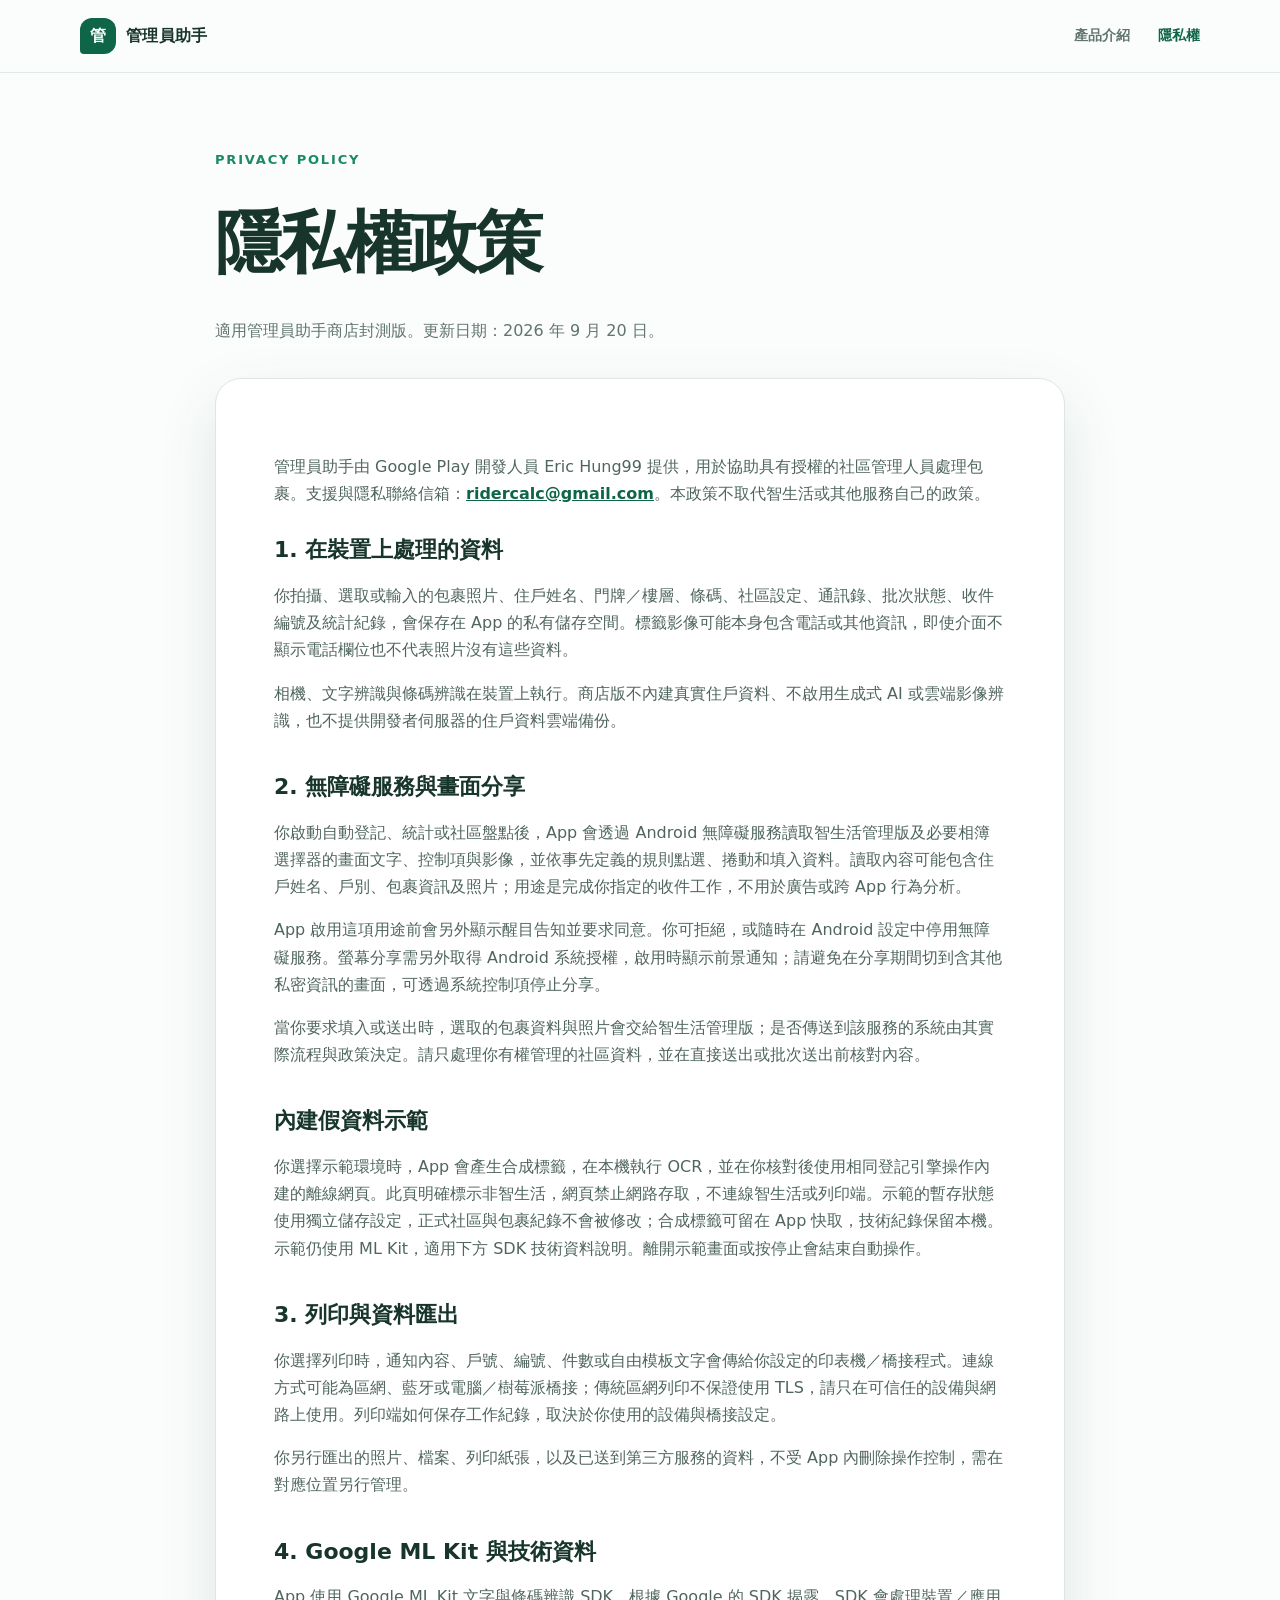
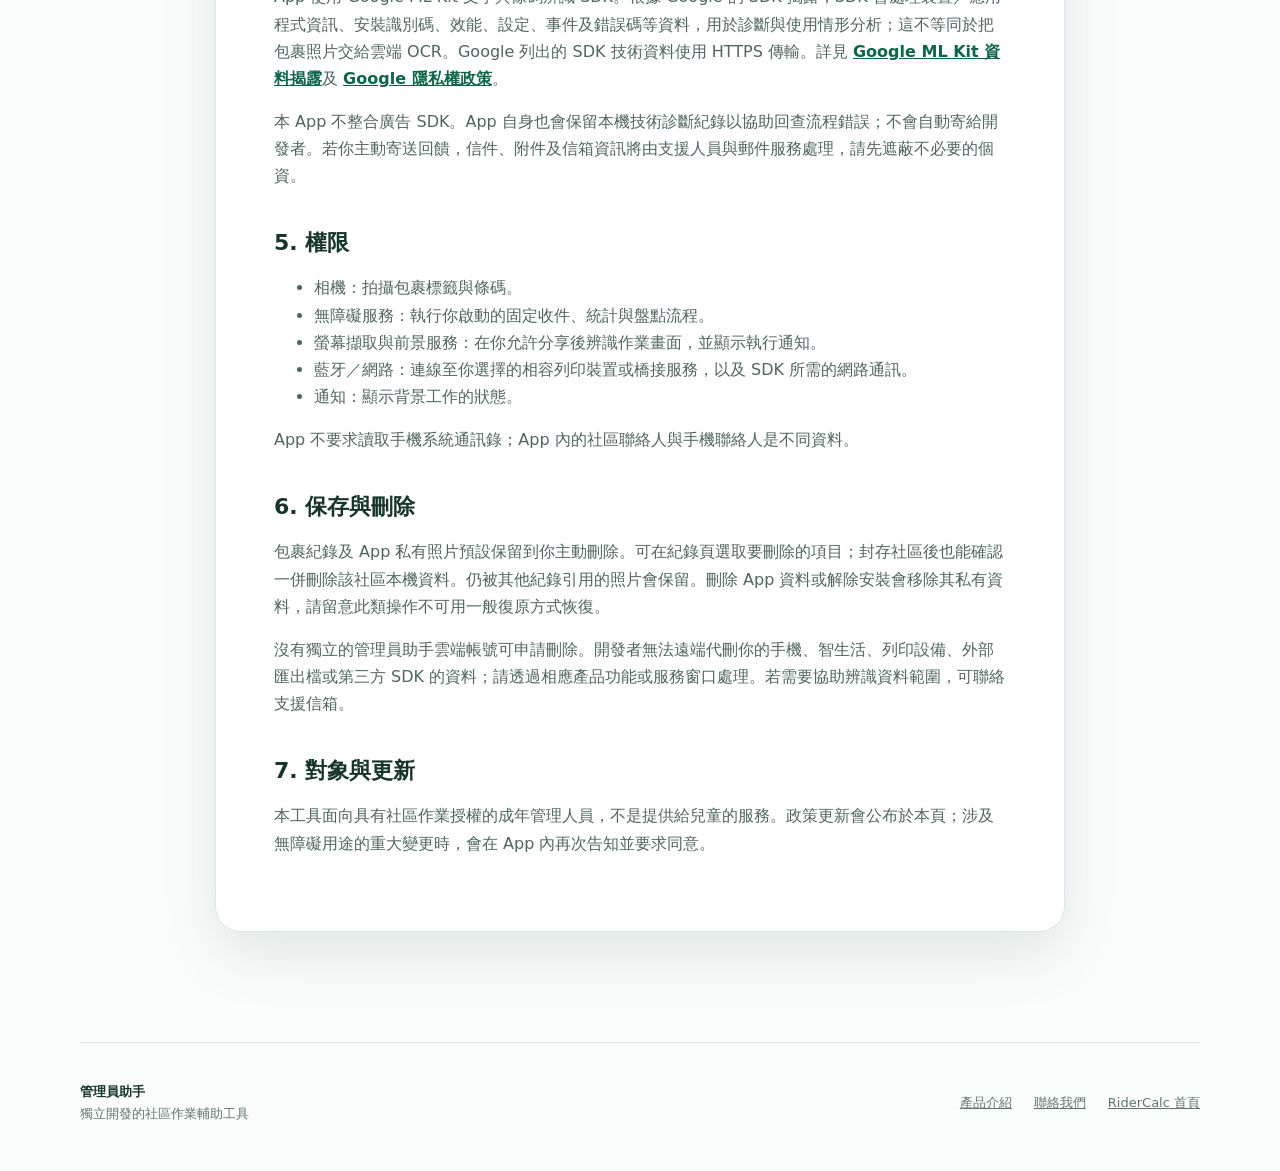
<file: manager-assistant/privacy.html>
<!doctype html>
<html lang="zh-Hant">
<head><meta charset="utf-8"><meta name="viewport" content="width=device-width,initial-scale=1"><title>隱私權政策｜管理員助手</title><meta name="description" content="管理員助手的資料使用、無障礙服務、照片、列印與刪除說明。"><link rel="stylesheet" href="../styles.css"><link rel="stylesheet" href="manager.css"><link rel="canonical" href="https://ridercalc.github.io/manager-assistant/privacy.html"></head>
<body><header class="nav-shell"><nav class="nav" aria-label="主要導覽"><a class="brand" href="./"><span class="brand-mark" aria-hidden="true">管</span>管理員助手</a><div class="nav-links"><a href="./">產品介紹</a><a href="privacy.html" aria-current="page">隱私權</a></div></nav></header>
<main class="policy-page"><div class="policy-title"><p class="eyebrow">Privacy Policy</p><h1>隱私權政策</h1><p>適用管理員助手商店封測版。更新日期：2026 年 9 月 20 日。</p></div><article class="policy-card">
<p>管理員助手由 Google Play 開發人員 Eric Hung99 提供，用於協助具有授權的社區管理人員處理包裹。支援與隱私聯絡信箱：<a href="mailto:ridercalc@gmail.com">ridercalc@gmail.com</a>。本政策不取代智生活或其他服務自己的政策。</p>
<h2>1. 在裝置上處理的資料</h2><p>你拍攝、選取或輸入的包裹照片、住戶姓名、門牌／樓層、條碼、社區設定、通訊錄、批次狀態、收件編號及統計紀錄，會保存在 App 的私有儲存空間。標籤影像可能本身包含電話或其他資訊，即使介面不顯示電話欄位也不代表照片沒有這些資料。</p><p>相機、文字辨識與條碼辨識在裝置上執行。商店版不內建真實住戶資料、不啟用生成式 AI 或雲端影像辨識，也不提供開發者伺服器的住戶資料雲端備份。</p>
<h2>2. 無障礙服務與畫面分享</h2><p>你啟動自動登記、統計或社區盤點後，App 會透過 Android 無障礙服務讀取智生活管理版及必要相簿選擇器的畫面文字、控制項與影像，並依事先定義的規則點選、捲動和填入資料。讀取內容可能包含住戶姓名、戶別、包裹資訊及照片；用途是完成你指定的收件工作，不用於廣告或跨 App 行為分析。</p><p>App 啟用這項用途前會另外顯示醒目告知並要求同意。你可拒絕，或隨時在 Android 設定中停用無障礙服務。螢幕分享需另外取得 Android 系統授權，啟用時顯示前景通知；請避免在分享期間切到含其他私密資訊的畫面，可透過系統控制項停止分享。</p><p>當你要求填入或送出時，選取的包裹資料與照片會交給智生活管理版；是否傳送到該服務的系統由其實際流程與政策決定。請只處理你有權管理的社區資料，並在直接送出或批次送出前核對內容。</p>
<h2>內建假資料示範</h2><p>你選擇示範環境時，App 會產生合成標籤，在本機執行 OCR，並在你核對後使用相同登記引擎操作內建的離線網頁。此頁明確標示非智生活，網頁禁止網路存取，不連線智生活或列印端。示範的暫存狀態使用獨立儲存設定，正式社區與包裹紀錄不會被修改；合成標籤可留在 App 快取，技術紀錄保留本機。示範仍使用 ML Kit，適用下方 SDK 技術資料說明。離開示範畫面或按停止會結束自動操作。</p>
<h2>3. 列印與資料匯出</h2><p>你選擇列印時，通知內容、戶號、編號、件數或自由模板文字會傳給你設定的印表機／橋接程式。連線方式可能為區網、藍牙或電腦／樹莓派橋接；傳統區網列印不保證使用 TLS，請只在可信任的設備與網路上使用。列印端如何保存工作紀錄，取決於你使用的設備與橋接設定。</p><p>你另行匯出的照片、檔案、列印紙張，以及已送到第三方服務的資料，不受 App 內刪除操作控制，需在對應位置另行管理。</p>
<h2>4. Google ML Kit 與技術資料</h2><p>App 使用 Google ML Kit 文字與條碼辨識 SDK。根據 Google 的 SDK 揭露，SDK 會處理裝置／應用程式資訊、安裝識別碼、效能、設定、事件及錯誤碼等資料，用於診斷與使用情形分析；這不等同於把包裹照片交給雲端 OCR。Google 列出的 SDK 技術資料使用 HTTPS 傳輸。詳見 <a href="https://developers.google.com/ml-kit/android-data-disclosure">Google ML Kit 資料揭露</a>及 <a href="https://policies.google.com/privacy">Google 隱私權政策</a>。</p><p>本 App 不整合廣告 SDK。App 自身也會保留本機技術診斷紀錄以協助回查流程錯誤；不會自動寄給開發者。若你主動寄送回饋，信件、附件及信箱資訊將由支援人員與郵件服務處理，請先遮蔽不必要的個資。</p>
<h2>5. 權限</h2><ul><li>相機：拍攝包裹標籤與條碼。</li><li>無障礙服務：執行你啟動的固定收件、統計與盤點流程。</li><li>螢幕擷取與前景服務：在你允許分享後辨識作業畫面，並顯示執行通知。</li><li>藍牙／網路：連線至你選擇的相容列印裝置或橋接服務，以及 SDK 所需的網路通訊。</li><li>通知：顯示背景工作的狀態。</li></ul><p>App 不要求讀取手機系統通訊錄；App 內的社區聯絡人與手機聯絡人是不同資料。</p>
<h2>6. 保存與刪除</h2><p>包裹紀錄及 App 私有照片預設保留到你主動刪除。可在紀錄頁選取要刪除的項目；封存社區後也能確認一併刪除該社區本機資料。仍被其他紀錄引用的照片會保留。刪除 App 資料或解除安裝會移除其私有資料，請留意此類操作不可用一般復原方式恢復。</p><p>沒有獨立的管理員助手雲端帳號可申請刪除。開發者無法遠端代刪你的手機、智生活、列印設備、外部匯出檔或第三方 SDK 的資料；請透過相應產品功能或服務窗口處理。若需要協助辨識資料範圍，可聯絡支援信箱。</p>
<h2>7. 對象與更新</h2><p>本工具面向具有社區作業授權的成年管理人員，不是提供給兒童的服務。政策更新會公布於本頁；涉及無障礙用途的重大變更時，會在 App 內再次告知並要求同意。</p>
</article></main><footer><div><b>管理員助手</b><span>獨立開發的社區作業輔助工具</span></div><div class="footer-links"><a href="./">產品介紹</a><a href="mailto:ridercalc@gmail.com">聯絡我們</a><a href="../">RiderCalc 首頁</a></div></footer></body></html>
</file>
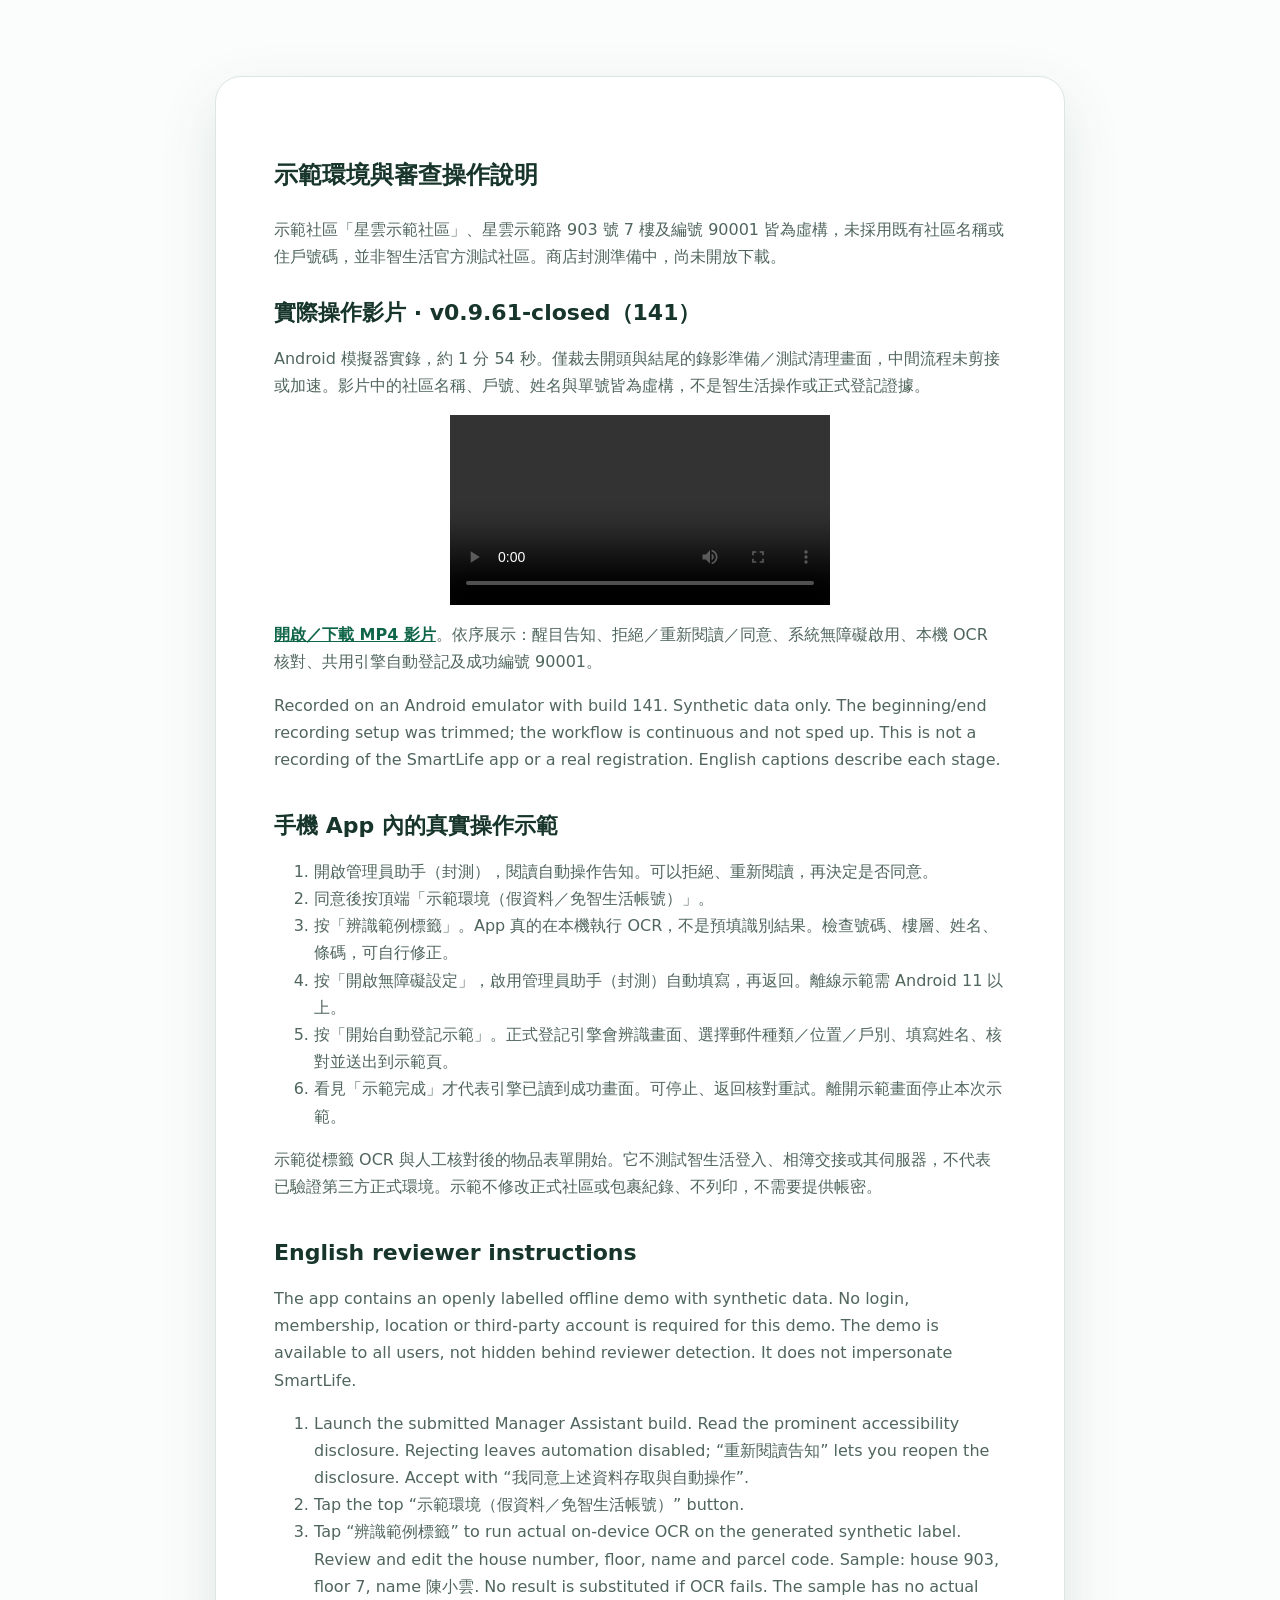
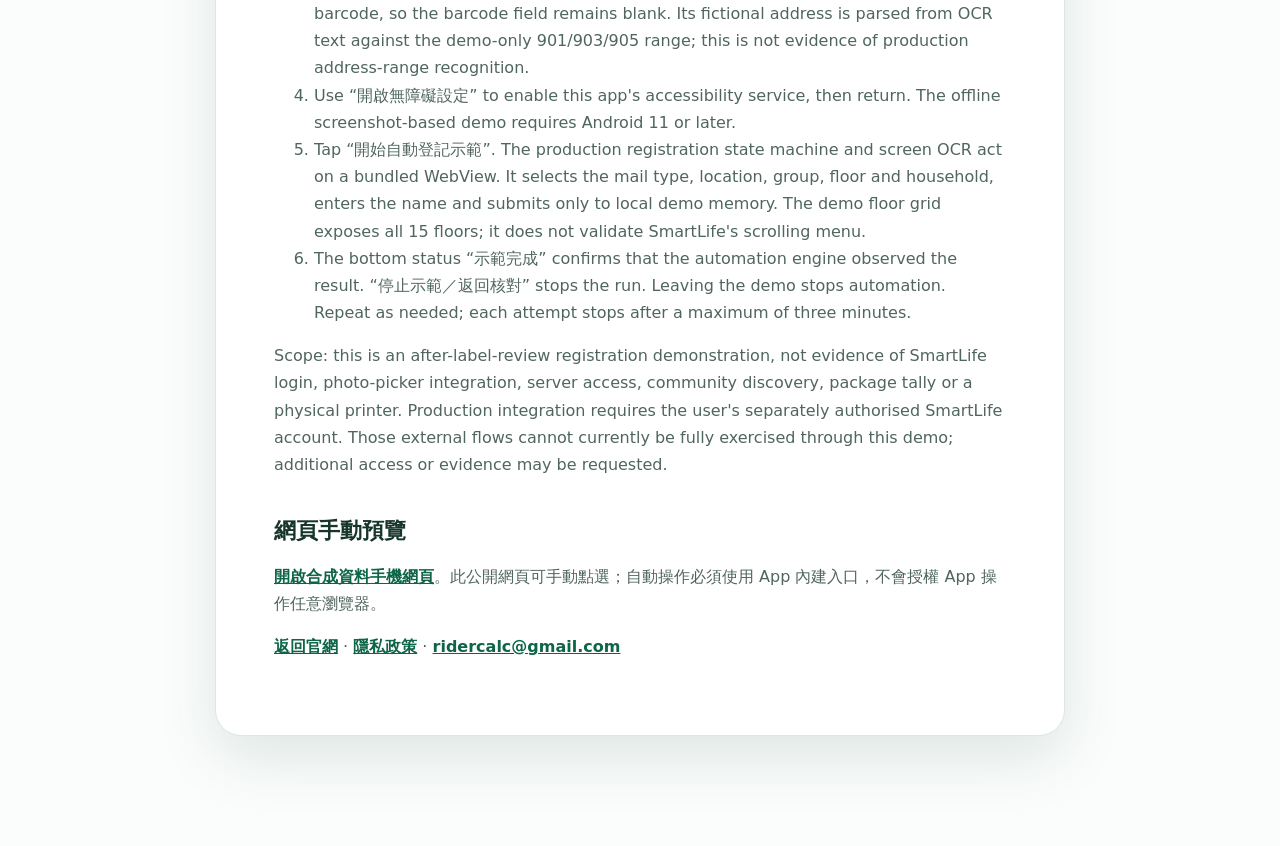
<file: manager-assistant/review.html>
<!doctype html>
<html lang="zh-Hant"><head><meta charset="utf-8"><meta name="viewport" content="width=device-width,initial-scale=1"><title>示範與審查操作說明｜管理員助手</title><link rel="stylesheet" href="../styles.css"><link rel="stylesheet" href="manager.css"></head><body>
<main class="policy-page"><article class="policy-card"><h1>示範環境與審查操作說明</h1>
<p>示範社區「星雲示範社區」、星雲示範路 903 號 7 樓及編號 90001 皆為虛構，未採用既有社區名稱或住戶號碼，並非智生活官方測試社區。商店封測準備中，尚未開放下載。</p>
<h2>實際操作影片 · v0.9.61-closed（141）</h2>
<p>Android 模擬器實錄，約 1 分 54 秒。僅裁去開頭與結尾的錄影準備／測試清理畫面，中間流程未剪接或加速。影片中的社區名稱、戶號、姓名與單號皆為虛構，不是智生活操作或正式登記證據。</p>
<video controls preload="metadata" playsinline style="display:block;width:100%;max-width:380px;margin:1rem auto;background:#101a1d" aria-label="管理員助手合成資料實際操作影片"><source src="review-demo-141.mp4" type="video/mp4"><track kind="captions" src="review-demo-141-en.vtt" srclang="en" label="English" default></video>
<p><a href="review-demo-141.mp4">開啟／下載 MP4 影片</a>。依序展示：醒目告知、拒絕／重新閱讀／同意、系統無障礙啟用、本機 OCR 核對、共用引擎自動登記及成功編號 90001。</p>
<p lang="en">Recorded on an Android emulator with build 141. Synthetic data only. The beginning/end recording setup was trimmed; the workflow is continuous and not sped up. This is not a recording of the SmartLife app or a real registration. English captions describe each stage.</p>
<h2>手機 App 內的真實操作示範</h2><ol><li>開啟管理員助手（封測），閱讀自動操作告知。可以拒絕、重新閱讀，再決定是否同意。</li><li>同意後按頂端「示範環境（假資料／免智生活帳號）」。</li><li>按「辨識範例標籤」。App 真的在本機執行 OCR，不是預填識別結果。檢查號碼、樓層、姓名、條碼，可自行修正。</li><li>按「開啟無障礙設定」，啟用管理員助手（封測）自動填寫，再返回。離線示範需 Android 11 以上。</li><li>按「開始自動登記示範」。正式登記引擎會辨識畫面、選擇郵件種類／位置／戶別、填寫姓名、核對並送出到示範頁。</li><li>看見「示範完成」才代表引擎已讀到成功畫面。可停止、返回核對重試。離開示範畫面停止本次示範。</li></ol>
<p>示範從標籤 OCR 與人工核對後的物品表單開始。它不測試智生活登入、相簿交接或其伺服器，不代表已驗證第三方正式環境。示範不修改正式社區或包裹紀錄、不列印，不需要提供帳密。</p>
<h2>English reviewer instructions</h2><p>The app contains an openly labelled offline demo with synthetic data. No login, membership, location or third-party account is required for this demo. The demo is available to all users, not hidden behind reviewer detection. It does not impersonate SmartLife.</p>
<ol><li>Launch the submitted Manager Assistant build. Read the prominent accessibility disclosure. Rejecting leaves automation disabled; “重新閱讀告知” lets you reopen the disclosure. Accept with “我同意上述資料存取與自動操作”.</li><li>Tap the top “示範環境（假資料／免智生活帳號）” button.</li><li>Tap “辨識範例標籤” to run actual on-device OCR on the generated synthetic label. Review and edit the house number, floor, name and parcel code. Sample: house 903, floor 7, name 陳小雲. No result is substituted if OCR fails. The sample has no actual barcode, so the barcode field remains blank. Its fictional address is parsed from OCR text against the demo-only 901/903/905 range; this is not evidence of production address-range recognition.</li><li>Use “開啟無障礙設定” to enable this app's accessibility service, then return. The offline screenshot-based demo requires Android 11 or later.</li><li>Tap “開始自動登記示範”. The production registration state machine and screen OCR act on a bundled WebView. It selects the mail type, location, group, floor and household, enters the name and submits only to local demo memory. The demo floor grid exposes all 15 floors; it does not validate SmartLife's scrolling menu.</li><li>The bottom status “示範完成” confirms that the automation engine observed the result. “停止示範／返回核對” stops the run. Leaving the demo stops automation. Repeat as needed; each attempt stops after a maximum of three minutes.</li></ol>
<p>Scope: this is an after-label-review registration demonstration, not evidence of SmartLife login, photo-picker integration, server access, community discovery, package tally or a physical printer. Production integration requires the user's separately authorised SmartLife account. Those external flows cannot currently be fully exercised through this demo; additional access or evidence may be requested.</p>
<h2>網頁手動預覽</h2><p><a href="demo.html">開啟合成資料手機網頁</a>。此公開網頁可手動點選；自動操作必須使用 App 內建入口，不會授權 App 操作任意瀏覽器。</p>
<p><a href="./">返回官網</a> · <a href="privacy.html">隱私政策</a> · <a href="mailto:ridercalc@gmail.com">ridercalc@gmail.com</a></p>
</article></main></body></html>
</file>
<file: styles.css>
:root {
  --ink: #17352b;
  --muted: #61756d;
  --green: #0f6548;
  --green-2: #1a8a61;
  --mint: #e8f5ee;
  --cream: #f7f4ec;
  --line: #dce7e1;
  --white: #fff;
  --shadow: 0 22px 60px rgba(18, 69, 51, .12);
}

* { box-sizing: border-box; }
html { scroll-behavior: smooth; }
body { margin: 0; color: var(--ink); background: #fbfdfc; font-family: "Noto Sans TC", "Microsoft JhengHei", system-ui, sans-serif; line-height: 1.7; }
a { color: inherit; }
.nav-shell { position: sticky; top: 0; z-index: 20; background: rgba(251, 253, 252, .9); backdrop-filter: blur(14px); border-bottom: 1px solid rgba(220, 231, 225, .8); }
.nav { width: min(1120px, calc(100% - 32px)); height: 72px; margin: auto; display: flex; align-items: center; justify-content: space-between; }
.brand { display: flex; gap: 10px; align-items: center; text-decoration: none; font-weight: 800; letter-spacing: .02em; }
.brand-mark { width: 36px; height: 36px; display: grid; place-items: center; color: white; background: var(--green); border-radius: 12px 12px 12px 4px; }
.nav-links { display: flex; gap: 28px; }
.nav-links a { text-decoration: none; color: var(--muted); font-weight: 700; font-size: 14px; }
.nav-links a:hover, .nav-links a[aria-current="page"] { color: var(--green); }

.hero { min-height: 720px; width: min(1120px, calc(100% - 32px)); margin: auto; padding: 84px 0 72px; display: grid; grid-template-columns: 1.15fr .85fr; gap: 80px; align-items: center; }
.eyebrow { margin: 0 0 14px; color: var(--green-2); font-weight: 900; letter-spacing: .14em; font-size: 13px; text-transform: uppercase; }
.hero h1 { margin: 0; font-size: clamp(54px, 7vw, 84px); line-height: 1.04; letter-spacing: -.055em; }
.hero h1 span { color: var(--green-2); }
.hero-lead { max-width: 610px; margin: 28px 0; color: var(--muted); font-size: 19px; }
.hero-actions { display: flex; flex-wrap: wrap; gap: 12px; }
.button { min-height: 52px; padding: 0 24px; border-radius: 14px; display: inline-flex; align-items: center; justify-content: center; text-decoration: none; font-weight: 800; transition: transform .2s, box-shadow .2s; }
.button:hover { transform: translateY(-2px); }
.button.primary { color: white; background: var(--green); box-shadow: 0 12px 26px rgba(15, 101, 72, .2); }
.button.secondary { border: 1px solid var(--line); background: white; }
.release-note { max-width: 590px; margin: 15px 0 0; color: #7b8984; font-size: 12px; }

.phone-wrap { position: relative; width: min(360px, 100%); margin: auto; }
.phone { padding: 12px; background: #10231d; border: 1px solid #2e4a40; border-radius: 44px; box-shadow: var(--shadow); transform: rotate(2deg); overflow: hidden; }
.phone img { display: block; width: 100%; height: auto; border-radius: 32px; }
.phone-status { padding: 5px 24px 10px; color: white; display: flex; justify-content: space-between; font-size: 11px; }
.phone-content { min-height: 570px; padding: 32px 20px 16px; border-radius: 32px; background: #f1f6f3; }
.mini-label { color: var(--muted); font-size: 13px; font-weight: 800; }
.metric-row { margin-top: 10px; display: grid; grid-template-columns: 1fr 1.2fr; gap: 9px; }
.metric-row div, .trip-card { padding: 18px; border: 1px solid var(--line); border-radius: 18px; background: white; }
.metric-row strong { display: block; font-size: 28px; line-height: 1.2; }
.metric-row small, .trip-card small { color: var(--muted); }
.trip-card { margin-top: 12px; background: var(--mint); }
.trip-card span, .trip-card strong, .trip-card small { display: block; }
.trip-card strong { margin: 8px 0; color: var(--green); font-size: 42px; }
.action-row { margin-top: 16px; display: grid; grid-template-columns: 1fr 1fr; gap: 8px; }
.action-row span { padding: 14px; color: white; background: var(--green); border-radius: 14px; text-align: center; font-weight: 800; }
.action-row span:last-child { background: #b4533d; }
.bottom-tabs { margin-top: 74px; padding: 14px 5px 2px; display: flex; justify-content: space-around; border-top: 1px solid var(--line); color: var(--muted); font-size: 12px; }
.bottom-tabs b { color: var(--green); }
.float-dot { position: absolute; right: -30px; top: 150px; width: 66px; height: 66px; display: flex; flex-direction: column; align-items: center; justify-content: center; color: white; background: var(--green-2); border: 7px solid white; border-radius: 50%; box-shadow: 0 12px 32px rgba(15, 101, 72, .35); font-size: 20px; font-weight: 900; line-height: 1; }
.float-dot small { margin-top: 3px; font-size: 11px; }

.proof-strip { width: min(1120px, calc(100% - 32px)); margin: 0 auto 110px; padding: 28px 34px; display: grid; grid-template-columns: repeat(4, 1fr); background: var(--cream); border-radius: 22px; }
.proof-strip div { padding: 0 24px; border-right: 1px solid #dfdacc; }
.proof-strip div:last-child { border: 0; }
.proof-strip strong, .proof-strip span { display: block; }
.proof-strip strong { font-size: 25px; }
.proof-strip span { color: var(--muted); font-size: 12px; }
.section { width: min(1120px, calc(100% - 32px)); margin: 0 auto 120px; }
.section-heading { max-width: 690px; margin-bottom: 40px; }
.section h2 { margin: 0; font-size: clamp(34px, 5vw, 52px); line-height: 1.18; letter-spacing: -.035em; }
.section-heading > p:last-child { color: var(--muted); }
.feature-grid { display: grid; grid-template-columns: repeat(2, 1fr); gap: 16px; }
.feature-card { min-height: 240px; padding: 30px; background: white; border: 1px solid var(--line); border-radius: 22px; }
.feature-card.featured { color: white; background: var(--green); border-color: var(--green); }
.feature-number { opacity: .7; font-weight: 900; }
.feature-card h3 { margin: 45px 0 8px; font-size: 23px; }
.feature-card p { margin: 0; opacity: .8; }
.screenshot-grid { display: grid; grid-template-columns: repeat(3, 1fr); gap: 22px; }
.capture-example { max-width: 760px; grid-template-columns: repeat(2, minmax(0, 1fr)); }
.screenshot-grid figure { margin: 0; padding: 12px; background: white; border: 1px solid var(--line); border-radius: 28px; box-shadow: var(--shadow); }
.screenshot-grid img { display: block; width: 100%; height: auto; border-radius: 20px; }
.screenshot-grid figcaption { padding: 14px 8px 6px; color: var(--muted); font-size: 13px; font-weight: 700; }

.calculation { padding: 52px; display: grid; grid-template-columns: 1fr 1fr; gap: 60px; align-items: center; color: white; background: #102f25; border-radius: 30px; }
.eyebrow.light { color: #7be0b5; }
.calculation p:not(.eyebrow) { color: #bcd0c8; }
.formula { padding: 30px; background: rgba(255,255,255,.08); border: 1px solid rgba(255,255,255,.12); border-radius: 20px; }
.formula span, .formula strong, .formula small { display: block; }
.formula span { color: #bcd0c8; font-size: 13px; }
.formula strong { margin: 12px 0; font-size: 24px; }
.formula small { color: #a9beb5; }
.backup-section { display: grid; grid-template-columns: 1.3fr .7fr; gap: 60px; align-items: center; }
.backup-copy ol { margin: 32px 0 0; padding: 0; list-style: none; counter-reset: steps; }
.backup-copy li { position: relative; padding: 6px 0 24px 54px; counter-increment: steps; }
.backup-copy li::before { content: counter(steps); position: absolute; left: 0; top: 2px; width: 34px; height: 34px; display: grid; place-items: center; color: white; background: var(--green); border-radius: 50%; font-weight: 900; }
.backup-copy b, .backup-copy span { display: block; }
.backup-copy span { color: var(--muted); font-size: 14px; }
.notice { padding: 28px; background: var(--mint); border-radius: 22px; border-left: 5px solid var(--green-2); }
.notice b { font-size: 19px; }
.notice p { margin-bottom: 0; color: var(--muted); }
.final-cta { padding: 44px 48px; display: flex; justify-content: space-between; align-items: center; gap: 30px; background: var(--cream); border-radius: 28px; }
.final-cta h2 { font-size: 38px; }
.final-cta p:not(.eyebrow) { margin-bottom: 0; color: var(--muted); }
.final-cta .button { flex: 0 0 auto; }

footer { width: min(1120px, calc(100% - 32px)); margin: auto; padding: 38px 0 46px; display: flex; flex-wrap: wrap; align-items: center; justify-content: space-between; gap: 18px; border-top: 1px solid var(--line); color: var(--muted); font-size: 13px; }
footer div:first-child b, footer div:first-child span { display: block; }
footer b { color: var(--ink); }
.footer-links { display: flex; gap: 22px; }
footer > p { flex-basis: 100%; margin: 0; font-size: 11px; }

.policy-page { width: min(850px, calc(100% - 32px)); margin: 76px auto 110px; }
.policy-title { margin-bottom: 34px; }
.policy-title h1 { margin: 0; font-size: clamp(46px, 7vw, 68px); letter-spacing: -.045em; }
.policy-title > p:last-child { color: var(--muted); }
.policy-card { padding: clamp(26px, 6vw, 58px); background: white; border: 1px solid var(--line); border-radius: 26px; box-shadow: var(--shadow); }
.policy-card h2 { margin: 38px 0 8px; font-size: 22px; }
.policy-card h2:first-of-type { margin-top: 28px; }
.policy-card p, .policy-card li { color: #50665d; }
.policy-card a { color: var(--green); font-weight: 700; }

@media (max-width: 800px) {
  .hero { grid-template-columns: 1fr; gap: 58px; padding-top: 58px; }
  .hero-copy { text-align: center; }
  .hero-lead, .release-note { margin-left: auto; margin-right: auto; }
  .hero-actions { justify-content: center; }
  .proof-strip { grid-template-columns: repeat(2, 1fr); gap: 22px 0; }
  .proof-strip div:nth-child(2) { border: 0; }
  .calculation, .backup-section { grid-template-columns: 1fr; gap: 28px; }
  .final-cta { align-items: flex-start; flex-direction: column; }
}

@media (max-width: 560px) {
  .nav { height: 64px; }
  .nav-links { gap: 14px; }
  .nav-links a:first-child { display: none; }
  .hero { min-height: auto; padding-top: 48px; }
  .hero h1 { font-size: 52px; }
  .phone-wrap { width: 300px; }
  .phone-content { min-height: 500px; }
  .bottom-tabs { margin-top: 40px; }
  .float-dot { right: -15px; }
  .proof-strip { padding: 24px 10px; }
  .proof-strip div { padding: 0 14px; }
  .feature-grid { grid-template-columns: 1fr; }
  .screenshot-grid { grid-template-columns: 1fr; }
  .feature-card { min-height: 210px; }
  .calculation { padding: 32px 24px; }
  .section { margin-bottom: 82px; }
  .final-cta { padding: 32px 24px; }
}

@media (prefers-reduced-motion: reduce) {
  html { scroll-behavior: auto; }
  .button { transition: none; }
}
</file>
<file: manager-assistant/manager.css>
.manager-hero{width:min(1120px,calc(100% - 32px));margin:0 auto;padding:80px 0 90px}
.manager-hero h1{font-size:clamp(38px,6.5vw,72px);letter-spacing:-.045em;line-height:1.18;margin:0}
.manager-hero h1 span{color:var(--green)}
.manager-hero .hero-lead{max-width:750px}
.status{display:inline-block;background:var(--mint);color:var(--green);padding:10px 16px;border-radius:12px;font-weight:700}
.manager-hero .hero-actions{margin:20px 0}.feature-card h3{font-size:24px;margin-top:0}
.policy-card p,.policy-card li{overflow-wrap:anywhere}.policy-card h2{line-height:1.4}
.footer-links{flex-wrap:wrap}.nav-links a:first-child{display:inline}
@media(max-width:560px){.manager-hero{padding-top:48px;padding-bottom:64px}.nav-links{gap:10px}.nav-links a{font-size:12px}.brand{font-size:14px}.hero-actions .button{width:100%}.policy-page{margin-top:40px}.policy-title h1{font-size:40px}}
</file>
